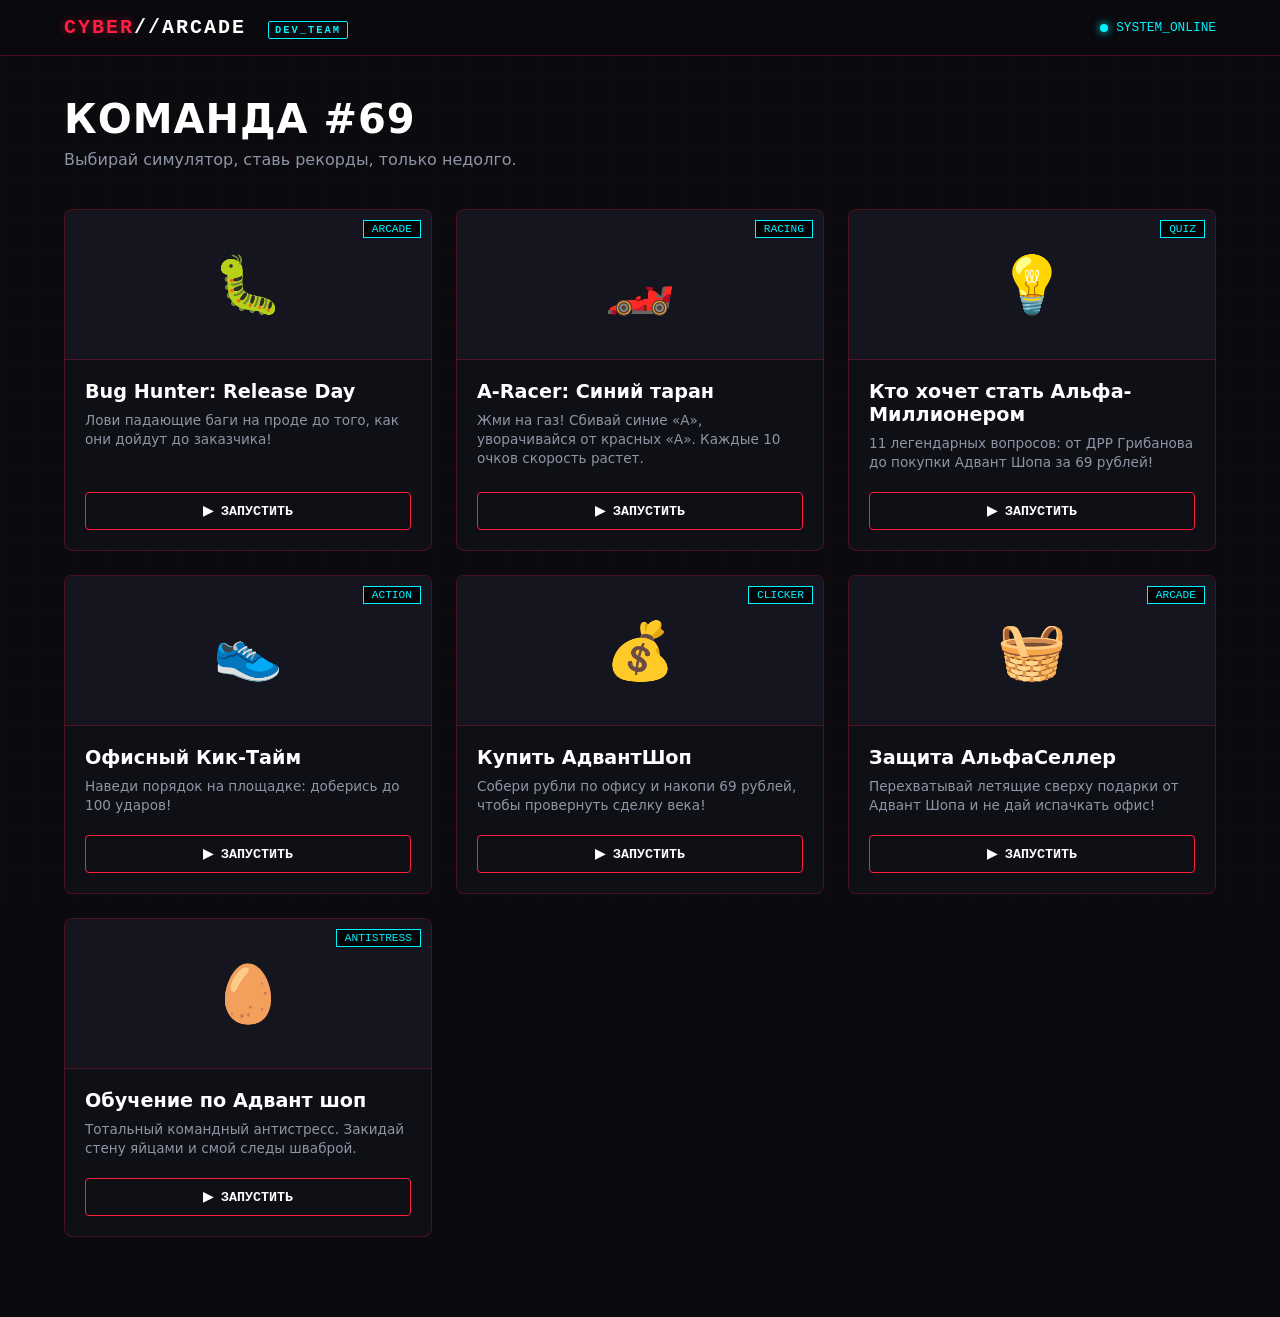
<file: index.html>
<!DOCTYPE html>
<html lang="ru">
<head>
  <meta charset="UTF-8">
  <meta name="viewport" content="width=device-width, initial-scale=1.0">
  <title>CYBER_ARCADE // Team Arcade Hub</title>
  <link rel="stylesheet" href="hub/hub.css">
</head>
<body>
  <div class="cyber-bg"></div>

  <header class="header">
    <div class="header-content">
      <div class="logo">
        <span class="logo-accent">CYBER</span>//ARCADE
        <span class="badge">DEV_TEAM</span>
      </div>
      <div class="system-status">
        <span class="status-dot"></span> SYSTEM_ONLINE
      </div>
    </div>
  </header>

  <main class="container">
    <section class="hero">
      <h1 class="hero-title">Команда #69</h1>
      <p class="hero-desc">Выбирай симулятор, ставь рекорды, только недолго.</p>
    </section>

    <section class="games-grid" id="gamesGrid"></section>
  </main>

  <div class="game-modal" id="gameModal" aria-hidden="true">
    <div class="modal-backdrop" id="modalBackdrop"></div>
    <div class="modal-window">
      <div class="modal-header">
        <div class="modal-title-wrap">
          <span class="modal-tag">ACTIVE_PROCESS</span>
          <h2 class="modal-game-title" id="modalTitle">Загрузка...</h2>
        </div>
        <button class="btn-close" id="btnCloseGame">✕ ВЫХОД [ESC]</button>
      </div>

      <div class="game-viewport" id="gameViewport"></div>

      <div class="modal-footer">
        <span id="gameControlsTip">Управление</span>
      </div>
    </div>
  </div>

  <script src="hub/hub.js"></script>
</body>
</html>
</file>
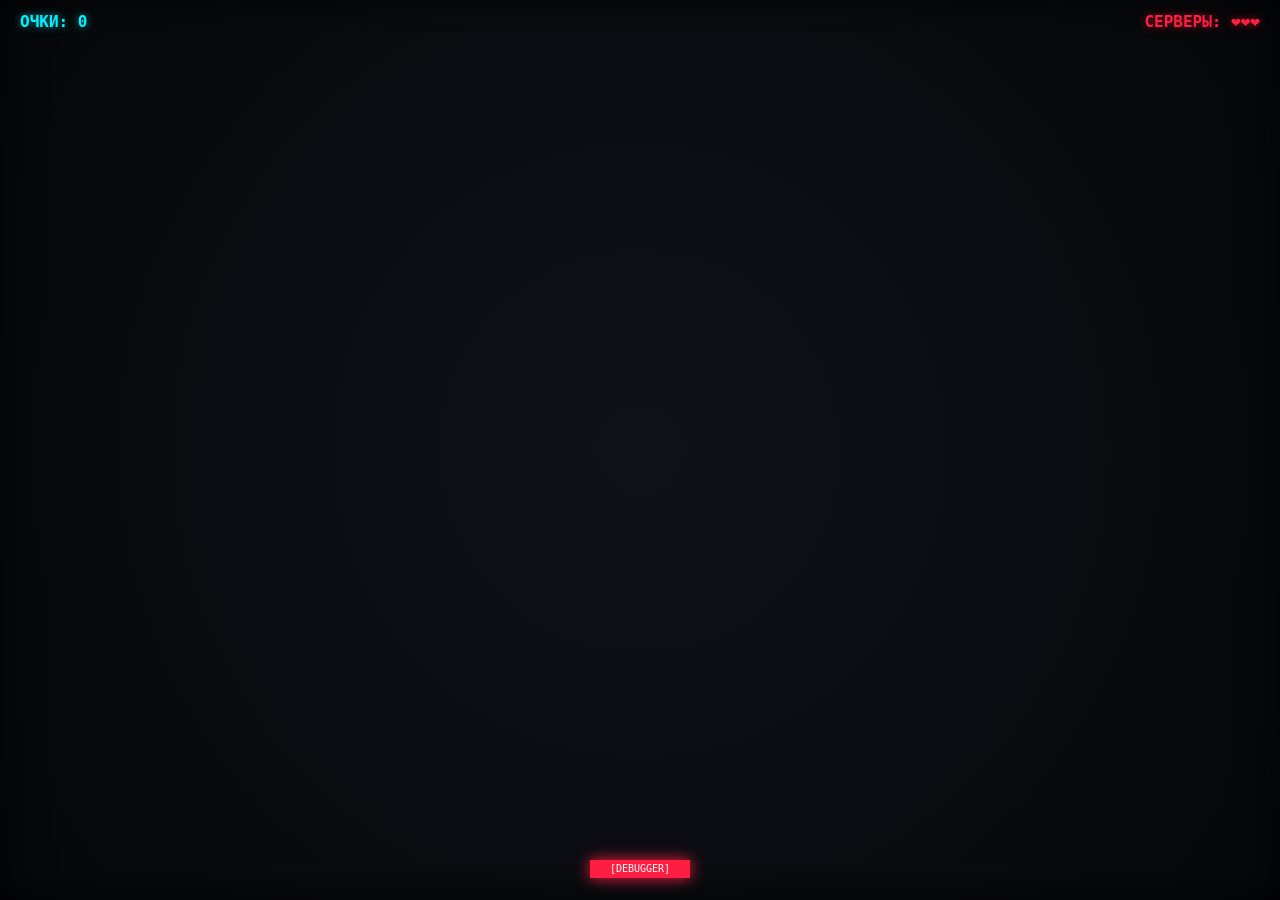
<file: games/bug-hunter/index.html>
<!DOCTYPE html>
<html lang="ru">
<head>
  <meta charset="UTF-8">
  <meta name="viewport" content="width=device-width, initial-scale=1.0, user-scalable=no">
  <title>Bug Hunter</title>
  <style>
    * {
      box-sizing: border-box;
      margin: 0;
      padding: 0;
      user-select: none;
    }
    body {
      background: #060709;
      color: #ffffff;
      font-family: 'Consolas', monospace;
      overflow: hidden;
      display: flex;
      flex-direction: column;
      align-items: center;
      justify-content: center;
      height: 100vh;
      width: 100vw;
    }
    /* Игровой оверлей со счетом */
    .hud {
      position: absolute;
      top: 12px;
      left: 20px;
      right: 20px;
      display: flex;
      justify-content: space-between;
      font-size: 1rem;
      font-weight: bold;
      pointer-events: none;
      z-index: 10;
    }
    .score-box { color: #00f3ff; text-shadow: 0 0 8px rgba(0, 243, 255, 0.6); }
    .lives-box { color: #ff1e42; text-shadow: 0 0 8px rgba(255, 30, 66, 0.6); }
    
    canvas {
      background: radial-gradient(circle at center, #10121a 0%, #060709 100%);
      display: block;
      box-shadow: inset 0 0 40px rgba(0, 0, 0, 0.8);
    }

    /* Оверлеи Game Over / Start */
    .overlay {
      position: absolute;
      inset: 0;
      background: rgba(6, 7, 9, 0.88);
      display: flex;
      flex-direction: column;
      align-items: center;
      justify-content: center;
      gap: 16px;
      z-index: 20;
    }
    .overlay h2 {
      font-size: 2rem;
      color: #ff1e42;
      text-shadow: 0 0 15px rgba(255, 30, 66, 0.8);
      text-transform: uppercase;
    }
    .overlay p { color: #8e95a5; font-size: 0.9rem; text-align: center; max-width: 80%; }
    .btn-action {
      background: transparent;
      color: #ffffff;
      border: 1px solid #ff1e42;
      padding: 10px 24px;
      font-size: 1rem;
      font-family: inherit;
      font-weight: bold;
      cursor: pointer;
      border-radius: 4px;
      box-shadow: 0 0 12px rgba(255, 30, 66, 0.4);
      transition: all 0.2s;
    }
    .btn-action:hover {
      background: #ff1e42;
      box-shadow: 0 0 20px rgba(255, 30, 66, 0.8);
    }
  </style>
</head>
<body>
  <div class="hud">
    <div class="score-box">ОЧКИ: <span id="valScore">0</span></div>
    <div class="lives-box">СЕРВЕРЫ: <span id="valLives">❤❤❤</span></div>
  </div>

  <canvas id="gameCanvas"></canvas>

  <!-- Экран конца игры -->
  <div class="overlay" id="screenGameOver" style="display: none;">
    <h2>PROD УПАЛ!</h2>
    <p>Баги просочились на боевой сервер. Релиз сорван.</p>
    <p style="color: #00f3ff;">Финальный счет: <span id="valFinalScore">0</span></p>
    <button class="btn-action" id="btnRestart">ОТКАТИТЬ РЕЛИЗ [ЗАНОВО]</button>
  </div>

  <script>
    const canvas = document.getElementById('gameCanvas');
    const ctx = canvas.getContext('2d');
    const valScore = document.getElementById('valScore');
    const valLives = document.getElementById('valLives');
    const screenGameOver = document.getElementById('screenGameOver');
    const valFinalScore = document.getElementById('valFinalScore');
    const btnRestart = document.getElementById('btnRestart');

    // Настройка разрешения Canvas
    function resize() {
      canvas.width = window.innerWidth;
      canvas.height = window.innerHeight;
    }
    window.addEventListener('resize', resize);
    resize();

    // Состояние игры
    let score = 0;
    let lives = 3;
    let isRunning = true;
    let animationId = null;

    // Игрок (Корзина/Терминал фикса)
    const player = {
      width: 100,
      height: 18,
      x: canvas.width / 2 - 50,
      y: canvas.height - 40,
      speed: 8,
      dx: 0
    };

    // Баги
    const bugs = [];
    const bugTypes = [
      { char: '🐛', score: 10, speedMul: 1 },
      { char: '🐞', score: 20, speedMul: 1.4 },
      { char: '☕', score: 30, speedMul: 1.2, isBonus: true }
    ];

    let spawnTimer = 0;

    // Управление
    const keys = {};
    window.addEventListener('keydown', e => keys[e.code] = true);
    window.addEventListener('keyup', e => keys[e.code] = false);

    // Управление мышью и тачем
    window.addEventListener('pointermove', e => {
      player.x = e.clientX - player.width / 2;
    });

    function spawnBug() {
      const type = bugTypes[Math.floor(Math.random() * bugTypes.length)];
      bugs.push({
        x: Math.random() * (canvas.width - 40) + 20,
        y: -30,
        speed: (2.5 + Math.random() * 2 + (score / 150)) * type.speedMul,
        type: type,
        size: 26
      });
    }

    function update() {
      if (!isRunning) return;

      // Движение клавиатурой
      if (keys['KeyA'] || keys['ArrowLeft']) player.x -= player.speed;
      if (keys['KeyD'] || keys['ArrowRight']) player.x += player.speed;

      // Ограничение границами экрана
      if (player.x < 0) player.x = 0;
      if (player.x + player.width > canvas.width) player.x = canvas.width - player.width;
      player.y = canvas.height - 40;

      // Спавн багов
      spawnTimer++;
      if (spawnTimer > Math.max(25, 60 - Math.floor(score / 40))) {
        spawnBug();
        spawnTimer = 0;
      }

      // Обновление позиций багов
      for (let i = bugs.length - 1; i >= 0; i--) {
        const b = bugs[i];
        b.y += b.speed;

        // Коллизия с игроком (поимка бага)
        if (
          b.y + b.size >= player.y &&
          b.y <= player.y + player.height &&
          b.x + b.size >= player.x &&
          b.x <= player.x + player.width
        ) {
          score += b.type.score;
          valScore.textContent = score;
          bugs.splice(i, 1);
          continue;
        }

        // Баг упал в прод (мимо игрока)
        if (b.y > canvas.height) {
          if (!b.type.isBonus) {
            lives--;
            valLives.textContent = '❤'.repeat(Math.max(0, lives));
            if (lives <= 0) {
              gameOver();
              return;
            }
          }
          bugs.splice(i, 1);
        }
      }
    }

    function draw() {
      ctx.clearRect(0, 0, canvas.width, canvas.height);

      // Отрисовка платформы игрока
      ctx.fillStyle = '#ff1e42';
      ctx.shadowColor = '#ff1e42';
      ctx.shadowBlur = 15;
      ctx.fillRect(player.x, player.y, player.width, player.height);

      // Текст внутри платформы
      ctx.shadowBlur = 0;
      ctx.fillStyle = '#ffffff';
      ctx.font = '10px monospace';
      ctx.textAlign = 'center';
      ctx.fillText('[DEBUGGER]', player.x + player.width / 2, player.y + 12);

      // Отрисовка багов
      ctx.font = '24px sans-serif';
      bugs.forEach(b => {
        ctx.fillText(b.type.char, b.x, b.y);
      });
    }

    function loop() {
      update();
      draw();
      if (isRunning) {
        animationId = requestAnimationFrame(loop);
      }
    }

    function gameOver() {
      isRunning = false;
      cancelAnimationFrame(animationId);
      valFinalScore.textContent = score;
      screenGameOver.style.display = 'flex';
    }

    function restart() {
      score = 0;
      lives = 3;
      bugs.length = 0;
      valScore.textContent = '0';
      valLives.textContent = '❤❤❤';
      screenGameOver.style.display = 'none';
      isRunning = true;
      loop();
    }

    btnRestart.addEventListener('click', restart);

    // Запуск цикла
    loop();
  </script>
</body>
</html>
</file>
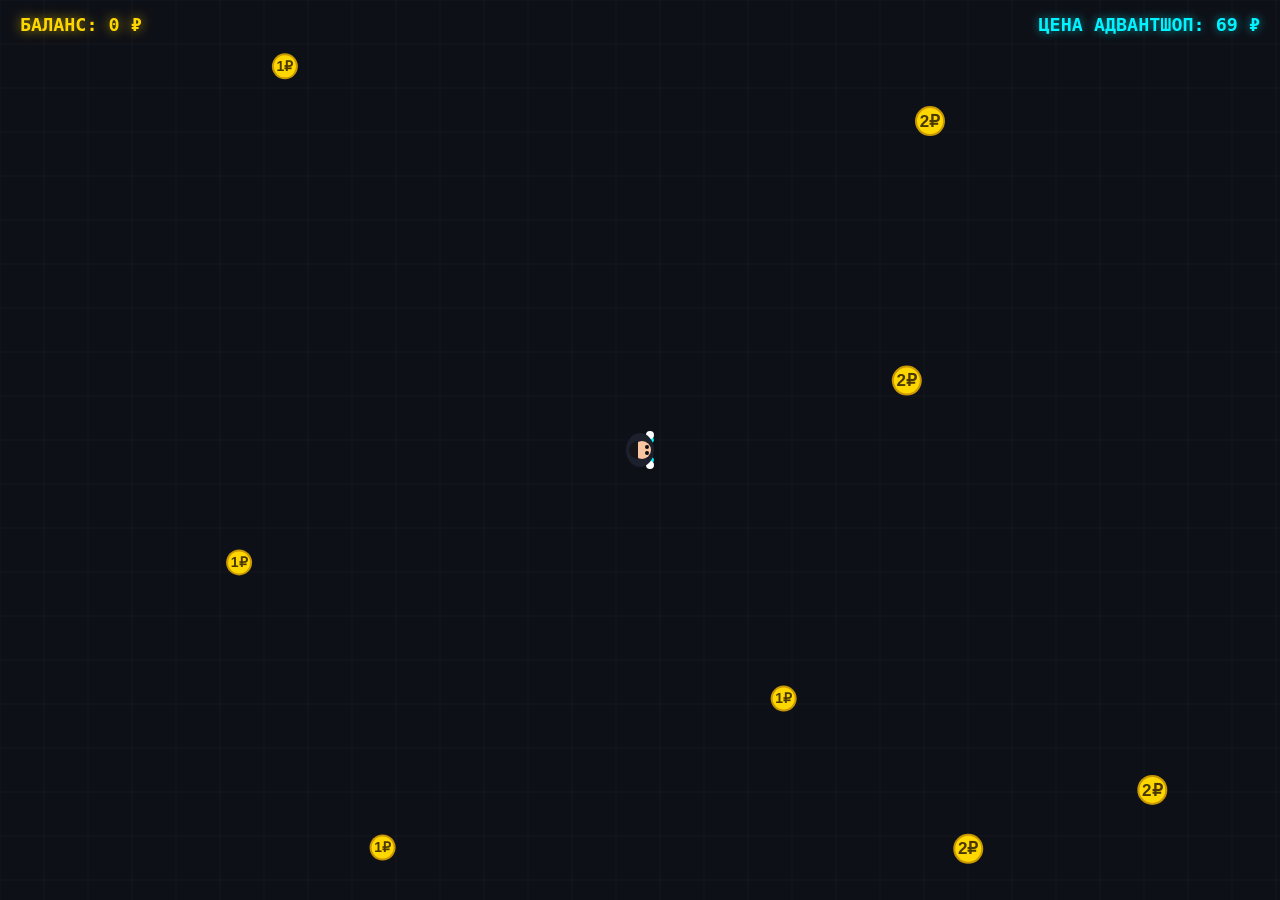
<file: games/buy-advant/index.html>
<!DOCTYPE html>
<html lang="ru">
<head>
  <meta charset="UTF-8">
  <meta name="viewport" content="width=device-width, initial-scale=1.0, user-scalable=no">
  <title>Купить АдвантШоп</title>
  <style>
    * {
      box-sizing: border-box;
      margin: 0;
      padding: 0;
      user-select: none;
    }
    body {
      background: #08090d;
      color: #ffffff;
      font-family: 'Consolas', monospace;
      overflow: hidden;
      display: flex;
      align-items: center;
      justify-content: center;
      height: 100vh;
      width: 100vw;
    }
    .hud {
      position: absolute;
      top: 14px;
      left: 20px;
      right: 20px;
      display: flex;
      justify-content: space-between;
      font-size: 1.15rem;
      font-weight: bold;
      pointer-events: none;
      z-index: 10;
    }
    .balance-box { 
      color: #ffd700; 
      text-shadow: 0 0 12px rgba(255, 215, 0, 0.7); 
    }
    .goal-box { 
      color: #00f3ff; 
      text-shadow: 0 0 10px rgba(0, 243, 255, 0.6); 
    }

    canvas {
      display: block;
      background: #0e1017;
      box-shadow: 0 0 30px rgba(0, 0, 0, 0.8);
    }

    .overlay {
      position: absolute;
      inset: 0;
      background: rgba(6, 7, 9, 0.92);
      display: flex;
      flex-direction: column;
      align-items: center;
      justify-content: center;
      gap: 18px;
      z-index: 20;
      text-align: center;
      padding: 20px;
    }
    .overlay h2 {
      font-size: 2rem;
      color: #ffd700;
      text-shadow: 0 0 18px rgba(255, 215, 0, 0.8);
      max-width: 600px;
      line-height: 1.3;
    }
    .overlay p {
      color: #8e95a5;
      font-size: 1rem;
    }
    .btn-action {
      background: transparent;
      color: #ffd700;
      border: 1px solid #ffd700;
      padding: 12px 28px;
      font-size: 1rem;
      font-family: inherit;
      font-weight: bold;
      cursor: pointer;
      border-radius: 4px;
      box-shadow: 0 0 14px rgba(255, 215, 0, 0.4);
      transition: all 0.2s;
    }
    .btn-action:hover {
      background: #ffd700;
      color: #050608;
    }
  </style>
</head>
<body>
  <div class="hud">
    <div class="balance-box">БАЛАНС: <span id="valBalance">0</span> ₽</div>
    <div class="goal-box">ЦЕНА АДВАНТШОП: 69 ₽</div>
  </div>

  <canvas id="gameCanvas"></canvas>

  <div class="overlay" id="screenWin" style="display: none;">
    <h2>Поздравляем!<br>Теперь вы можете купить АдвантШоп</h2>
    <p>Сделка года успешно закрыта за 69 рублей.</p>
    <button class="btn-action" id="btnRestart">КУПИТЬ ЕЩЁ РАЗ</button>
  </div>

  <script>
    const canvas = document.getElementById('gameCanvas');
    const ctx = canvas.getContext('2d');
    const valBalance = document.getElementById('valBalance');
    const screenWin = document.getElementById('screenWin');
    const btnRestart = document.getElementById('btnRestart');

    function resize() {
      canvas.width = window.innerWidth;
      canvas.height = window.innerHeight;
    }
    window.addEventListener('resize', resize);
    resize();

    let balance = 0;
    let isRunning = true;
    const TARGET_SUM = 69;
    const MAX_COINS = 8;

    // Персонаж
    const player = {
      x: canvas.width / 2,
      y: canvas.height / 2,
      radius: 18,
      speed: 5.2,
      angle: 0,
      walkFrame: 0,
      isMoving: false
    };

    const coins = [];
    const floatingTexts = [];
    const particles = [];

    // Управление
    const keys = {};
    window.addEventListener('keydown', e => keys[e.code] = true);
    window.addEventListener('keyup', e => keys[e.code] = false);

    let pointer = { x: player.x, y: player.y, active: false };
    window.addEventListener('pointerdown', e => {
      pointer.active = true;
      pointer.x = e.clientX;
      pointer.y = e.clientY;
    });
    window.addEventListener('pointermove', e => {
      if (pointer.active) {
        pointer.x = e.clientX;
        pointer.y = e.clientY;
      }
    });
    window.addEventListener('pointerup', () => pointer.active = false);

    // Номиналы монет: 1, 2, 5 рублей
    const DENOMINATIONS = [1, 1, 1, 2, 2, 5];

    function spawnCoin() {
      const margin = 50;
      const val = DENOMINATIONS[Math.floor(Math.random() * DENOMINATIONS.length)];
      coins.push({
        x: margin + Math.random() * (canvas.width - margin * 2),
        y: margin + Math.random() * (canvas.height - margin * 2),
        value: val,
        radius: val === 5 ? 17 : (val === 2 ? 15 : 13),
        animOffset: Math.random() * Math.PI * 2
      });
    }

    while (coins.length < MAX_COINS) spawnCoin();

    function collectCoin(coin) {
      balance += coin.value;
      valBalance.textContent = balance;

      // Всплывающий текст с номиналом
      floatingTexts.push({
        text: `+${coin.value} ₽`,
        x: coin.x,
        y: coin.y,
        life: 30,
        opacity: 1
      });

      // Золотистые блестки
      for (let i = 0; i < 8; i++) {
        const angle = Math.random() * Math.PI * 2;
        const spd = 1.5 + Math.random() * 2.5;
        particles.push({
          x: coin.x,
          y: coin.y,
          vx: Math.cos(angle) * spd,
          vy: Math.sin(angle) * spd,
          size: 2 + Math.random() * 2.5,
          life: 18,
          color: '#ffd700'
        });
      }

      if (balance >= TARGET_SUM) {
        winGame();
      }
    }

    function update() {
      if (!isRunning) return;

      let dx = 0;
      let dy = 0;

      if (keys['KeyA'] || keys['ArrowLeft']) dx -= 1;
      if (keys['KeyD'] || keys['ArrowRight']) dx += 1;
      if (keys['KeyW'] || keys['ArrowUp']) dy -= 1;
      if (keys['KeyS'] || keys['ArrowDown']) dy += 1;

      if (pointer.active) {
        const pdx = pointer.x - player.x;
        const pdy = pointer.y - player.y;
        const dist = Math.hypot(pdx, pdy);
        if (dist > 12) {
          dx = pdx / dist;
          dy = pdy / dist;
        }
      }

      if (dx !== 0 || dy !== 0) {
        const len = Math.hypot(dx, dy);
        player.x += (dx / len) * player.speed;
        player.y += (dy / len) * player.speed;
        player.angle = Math.atan2(dy, dx);
        player.walkFrame += 0.22;
        player.isMoving = true;
      } else {
        player.isMoving = false;
      }

      player.x = Math.max(player.radius, Math.min(canvas.width - player.radius, player.x));
      player.y = Math.max(player.radius, Math.min(canvas.height - player.radius, player.y));

      // Проверка подбора монет
      for (let i = coins.length - 1; i >= 0; i--) {
        const c = coins[i];
        const dist = Math.hypot(c.x - player.x, c.y - player.y);
        if (dist < player.radius + c.radius) {
          collectCoin(c);
          coins.splice(i, 1);
          spawnCoin();
        }
      }

      // Всплывающий текст
      for (let i = floatingTexts.length - 1; i >= 0; i--) {
        const ft = floatingTexts[i];
        ft.y -= 1.2;
        ft.life--;
        ft.opacity = ft.life / 30;
        if (ft.life <= 0) floatingTexts.splice(i, 1);
      }

      // Частицы
      for (let i = particles.length - 1; i >= 0; i--) {
        const p = particles[i];
        p.x += p.vx;
        p.y += p.vy;
        p.life--;
        if (p.life <= 0) particles.splice(i, 1);
      }
    }

    // Отрисовка монеты
    function drawCoin(c) {
      ctx.save();
      ctx.translate(c.x, c.y);

      // Внешний золотой ободок
      ctx.fillStyle = '#c99700';
      ctx.beginPath();
      ctx.arc(0, 0, c.radius, 0, Math.PI * 2);
      ctx.fill();

      // Внутренний золотой круг
      ctx.fillStyle = '#ffd700';
      ctx.beginPath();
      ctx.arc(0, 0, c.radius - 2, 0, Math.PI * 2);
      ctx.fill();

      // Текст номинала и символ ₽
      ctx.fillStyle = '#4a3800';
      ctx.font = `bold ${Math.round(c.radius * 1.1)}px sans-serif`;
      ctx.textAlign = 'center';
      ctx.textBaseline = 'middle';
      ctx.fillText(`${c.value}₽`, 0, 1);

      ctx.restore();
    }

    // Отрисовка персонажа
    function drawPlayer() {
      ctx.save();
      ctx.translate(player.x, player.y);
      ctx.rotate(player.angle);

      const walk = player.isMoving ? Math.sin(player.walkFrame) * 6 : 0;

      // Ноги
      ctx.fillStyle = '#00f3ff';
      ctx.beginPath();
      ctx.ellipse(8, 10 + walk, 6, 4, 0, 0, Math.PI * 2);
      ctx.fill();
      ctx.beginPath();
      ctx.ellipse(8, -10 - walk, 6, 4, 0, 0, Math.PI * 2);
      ctx.fill();

      // Руки
      ctx.fillStyle = '#ffffff';
      ctx.beginPath();
      ctx.arc(10, 15 - walk, 4, 0, Math.PI * 2);
      ctx.arc(10, -15 + walk, 4, 0, Math.PI * 2);
      ctx.fill();

      // Тело
      ctx.fillStyle = '#1c202d';
      ctx.beginPath();
      ctx.ellipse(0, 0, 14, 17, 0, 0, Math.PI * 2);
      ctx.fill();

      // Белая рубашка
      ctx.fillStyle = '#ffffff';
      ctx.fillRect(-6, -4, 8, 8);

      // Голова
      ctx.fillStyle = '#f7c59f';
      ctx.beginPath();
      ctx.arc(2, 0, 9, 0, Math.PI * 2);
      ctx.fill();

      // Волосы
      ctx.fillStyle = '#141419';
      ctx.beginPath();
      ctx.arc(-2, 0, 9, Math.PI * 0.5, Math.PI * 1.5);
      ctx.fill();

      // Глаза
      ctx.fillStyle = '#0a0b10';
      ctx.beginPath();
      ctx.arc(7, -3, 2, 0, Math.PI * 2);
      ctx.arc(7, 3, 2, 0, Math.PI * 2);
      ctx.fill();

      ctx.restore();
    }

    function draw() {
      ctx.clearRect(0, 0, canvas.width, canvas.height);

      // Плиточный пол офиса
      ctx.strokeStyle = 'rgba(255, 255, 255, 0.035)';
      ctx.lineWidth = 1;
      const gSize = 44;
      for (let x = 0; x < canvas.width; x += gSize) {
        ctx.beginPath();
        ctx.moveTo(x, 0);
        ctx.lineTo(x, canvas.height);
        ctx.stroke();
      }
      for (let y = 0; y < canvas.height; y += gSize) {
        ctx.beginPath();
        ctx.moveTo(0, y);
        ctx.lineTo(canvas.width, y);
        ctx.stroke();
      }

      // Монеты
      coins.forEach(c => drawCoin(c));

      // Частицы
      particles.forEach(p => {
        ctx.fillStyle = p.color;
        ctx.beginPath();
        ctx.arc(p.x, p.y, p.size, 0, Math.PI * 2);
        ctx.fill();
      });

      // Игрок
      drawPlayer();

      // Всплывающие суммы
      floatingTexts.forEach(ft => {
        ctx.font = 'bold 15px sans-serif';
        ctx.fillStyle = `rgba(255, 215, 0, ${ft.opacity})`;
        ctx.textAlign = 'center';
        ctx.fillText(ft.text, ft.x, ft.y);
      });
    }

    function loop() {
      update();
      draw();
      if (isRunning) requestAnimationFrame(loop);
    }

    function winGame() {
      isRunning = false;
      screenWin.style.display = 'flex';
    }

    function restart() {
      balance = 0;
      coins.length = 0;
      particles.length = 0;
      floatingTexts.length = 0;
      while (coins.length < MAX_COINS) spawnCoin();
      valBalance.textContent = '0';
      screenWin.style.display = 'none';
      isRunning = true;
      loop();
    }

    btnRestart.addEventListener('click', restart);
    loop();
  </script>
</body>
</html>
</file>
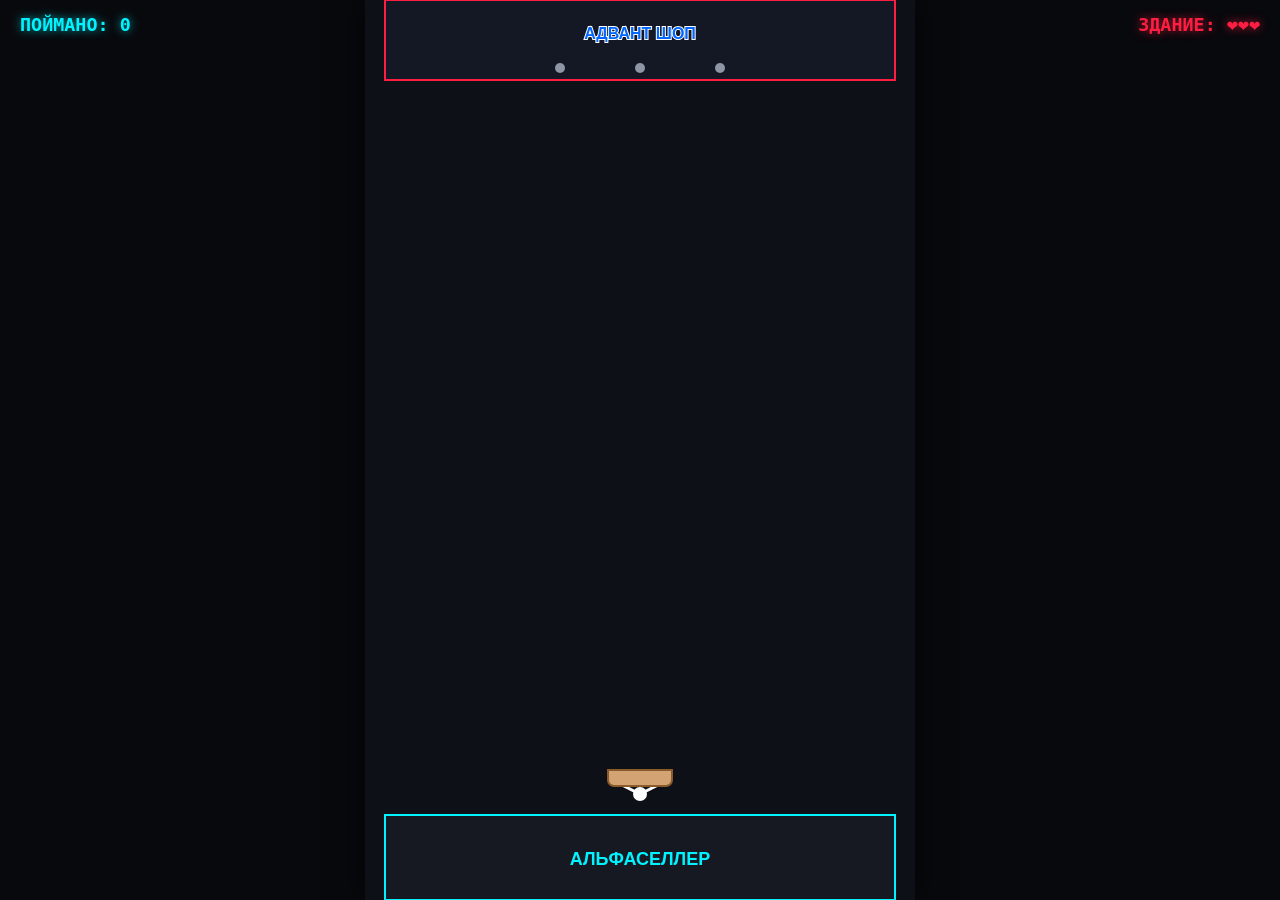
<file: games/catch-drop/index.html>
<!DOCTYPE html>
<html lang="ru">
<head>
  <meta charset="UTF-8">
  <meta name="viewport" content="width=device-width, initial-scale=1.0, user-scalable=no">
  <title>Защита АльфаСеллер</title>
  <style>
    * {
      box-sizing: border-box;
      margin: 0;
      padding: 0;
      user-select: none;
    }
    body {
      background: #08090d;
      color: #ffffff;
      font-family: 'Consolas', monospace;
      overflow: hidden;
      display: flex;
      align-items: center;
      justify-content: center;
      height: 100vh;
      width: 100vw;
    }
    .hud {
      position: absolute;
      top: 14px;
      left: 20px;
      right: 20px;
      display: flex;
      justify-content: space-between;
      font-size: 1.15rem;
      font-weight: bold;
      pointer-events: none;
      z-index: 10;
    }
    .score-box { color: #00f3ff; text-shadow: 0 0 10px rgba(0, 243, 255, 0.7); }
    .lives-box { color: #ff1e42; text-shadow: 0 0 10px rgba(255, 30, 66, 0.7); }

    canvas {
      display: block;
      background: #0e1017;
      box-shadow: 0 0 30px rgba(0, 0, 0, 0.8);
    }

    .overlay {
      position: absolute;
      inset: 0;
      background: rgba(6, 7, 9, 0.92);
      display: flex;
      flex-direction: column;
      align-items: center;
      justify-content: center;
      gap: 16px;
      z-index: 20;
      text-align: center;
    }
    .overlay h2 {
      font-size: 2.2rem;
      color: #ff1e42;
      text-shadow: 0 0 15px rgba(255, 30, 66, 0.8);
    }
    .overlay p { color: #8e95a5; font-size: 1rem; }
    .btn-action {
      background: transparent;
      color: #00f3ff;
      border: 1px solid #00f3ff;
      padding: 10px 24px;
      font-size: 1rem;
      font-family: inherit;
      font-weight: bold;
      cursor: pointer;
      border-radius: 4px;
      box-shadow: 0 0 12px rgba(0, 243, 255, 0.4);
      transition: all 0.2s;
    }
    .btn-action:hover {
      background: #00f3ff;
      color: #050608;
    }
  </style>
</head>
<body>
  <div class="hud">
    <div class="score-box">ПОЙМАНО: <span id="valScore">0</span></div>
    <div class="lives-box">ЗДАНИЕ: <span id="valLives">❤❤❤</span></div>
  </div>

  <canvas id="gameCanvas"></canvas>

  <div class="overlay" id="screenGameOver" style="display: none;">
    <h2>ЗДАНИЕ ЗАГРЯЗНЕНО!</h2>
    <p>АльфаСеллер не выдержал массированной атаки.</p>
    <p style="color: #00f3ff;">Всего перехвачено: <span id="valFinalScore">0</span></p>
    <button class="btn-action" id="btnRestart">ОТБИТЬ АТАКУ СНОВА</button>
  </div>

  <script>
    const canvas = document.getElementById('gameCanvas');
    const ctx = canvas.getContext('2d');
    const valScore = document.getElementById('valScore');
    const valLives = document.getElementById('valLives');
    const screenGameOver = document.getElementById('screenGameOver');
    const valFinalScore = document.getElementById('valFinalScore');
    const btnRestart = document.getElementById('btnRestart');

    function resize() {
      canvas.width = Math.min(window.innerWidth, 550);
      canvas.height = window.innerHeight;
    }
    window.addEventListener('resize', resize);
    resize();

    let score = 0;
    let lives = 3;
    let isRunning = true;
    let spawnTimer = 0;

    // Игрок с корзиной
    const player = {
      w: 64,
      h: 40,
      x: canvas.width / 2 - 32,
      y: canvas.height - 130,
      speed: 7
    };

    const drops = [];
    const splats = [];

    // Управление
    const keys = {};
    window.addEventListener('keydown', e => keys[e.code] = true);
    window.addEventListener('keyup', e => keys[e.code] = false);

    let isPointerDown = false;
    window.addEventListener('pointerdown', e => {
      isPointerDown = true;
      movePlayer(e);
    });
    window.addEventListener('pointermove', e => {
      if (isPointerDown) movePlayer(e);
    });
    window.addEventListener('pointerup', () => isPointerDown = false);

    function movePlayer(e) {
      const rect = canvas.getBoundingClientRect();
      const targetX = e.clientX - rect.left - player.w / 2;
      player.x += (targetX - player.x) * 0.25;
    }

    function spawnDrop() {
      drops.push({
        x: 40 + Math.random() * (canvas.width - 80),
        y: 85,
        speed: 2.8 + Math.random() * 2 + Math.min(score * 0.08, 4),
        size: 26
      });
    }

    function update() {
      if (!isRunning) return;

      if (keys['KeyA'] || keys['ArrowLeft']) player.x -= player.speed;
      if (keys['KeyD'] || keys['ArrowRight']) player.x += player.speed;

      player.x = Math.max(10, Math.min(canvas.width - player.w - 10, player.x));

      // Таймер сброса
      spawnTimer++;
      const currentRate = Math.max(30, 75 - Math.floor(score * 0.8));
      if (spawnTimer > currentRate) {
        spawnDrop();
        spawnTimer = 0;
      }

      const buildingRoofY = canvas.height - 85;

      for (let i = drops.length - 1; i >= 0; i--) {
        const d = drops[i];
        d.y += d.speed;

        // Попадание в корзину игрока
        if (
          d.x + d.size / 2 > player.x &&
          d.x - d.size / 2 < player.x + player.w &&
          d.y + d.size / 2 > player.y &&
          d.y - d.size / 2 < player.y + player.h
        ) {
          score++;
          valScore.textContent = score;
          drops.splice(i, 1);
          continue;
        }

        // Удар по зданию внизу
        if (d.y >= buildingRoofY) {
          lives--;
          valLives.textContent = '❤'.repeat(Math.max(0, lives));

          splats.push({
            x: d.x,
            y: buildingRoofY,
            r: 12 + Math.random() * 6
          });

          drops.splice(i, 1);

          if (lives <= 0) {
            gameOver();
            return;
          }
        }
      }
    }

    function draw() {
      ctx.clearRect(0, 0, canvas.width, canvas.height);

      // 1. Верхнее здание «Адвант Шоп»
      ctx.fillStyle = '#141824';
      ctx.fillRect(20, 0, canvas.width - 40, 80);
      ctx.strokeStyle = '#ff1e42';
      ctx.lineWidth = 2;
      ctx.strokeRect(20, 0, canvas.width - 40, 80);

      // Вывеска сверху
      ctx.font = 'bold 16px sans-serif';
      ctx.textAlign = 'center';
      ctx.fillStyle = '#0066ff';
      ctx.strokeStyle = '#ffffff';
      ctx.lineWidth = 2;
      ctx.strokeText('АДВАНТ ШОП', canvas.width / 2, 35);
      ctx.fillText('АДВАНТ ШОП', canvas.width / 2, 35);

      // Человечки-метатели на крыше
      ctx.fillStyle = '#8e95a5';
      [-80, 0, 80].forEach(offset => {
        const cx = canvas.width / 2 + offset;
        ctx.beginPath();
        ctx.arc(cx, 68, 5, 0, Math.PI * 2);
        ctx.fill();
      });

      // 2. Нижнее здание «АльфаСеллер»
      const bY = canvas.height - 85;
      ctx.fillStyle = '#161922';
      ctx.fillRect(20, bY, canvas.width - 40, 85);
      ctx.strokeStyle = '#00f3ff';
      ctx.lineWidth = 2;
      ctx.strokeRect(20, bY, canvas.width - 40, 85);

      // Вывеска снизу
      ctx.font = 'bold 18px sans-serif';
      ctx.textAlign = 'center';
      ctx.fillStyle = '#00f3ff';
      ctx.fillText('АЛЬФАСЕЛЛЕР', canvas.width / 2, bY + 45);

      // Пятна на крыше от пропущенных ударов
      splats.forEach(s => {
        ctx.fillStyle = '#6b4423';
        ctx.beginPath();
        ctx.ellipse(s.x, s.y, s.r, s.r * 0.45, 0, 0, Math.PI * 2);
        ctx.fill();
      });

      // 3. Падающие эмодзи
      ctx.font = '24px sans-serif';
      ctx.textAlign = 'center';
      ctx.textBaseline = 'middle';
      drops.forEach(d => {
        ctx.fillText('💩', d.x, d.y);
      });

      // 4. Игрок с корзиной
      // Фигурка человека
      ctx.fillStyle = '#ffffff';
      ctx.beginPath();
      ctx.arc(player.x + player.w / 2, player.y + 24, 7, 0, Math.PI * 2);
      ctx.fill();

      // Руки, держащие корзину
      ctx.strokeStyle = '#ffffff';
      ctx.lineWidth = 3;
      ctx.beginPath();
      ctx.moveTo(player.x + 8, player.y + 12);
      ctx.lineTo(player.x + player.w / 2, player.y + 24);
      ctx.lineTo(player.x + player.w - 8, player.y + 12);
      ctx.stroke();

      // Корзина
      ctx.fillStyle = '#d4a373';
      ctx.beginPath();
      ctx.roundRect(player.x, player.y, player.w, 16, [0, 0, 6, 6]);
      ctx.fill();
      ctx.strokeStyle = '#8b5a2b';
      ctx.lineWidth = 2;
      ctx.stroke();
    }

    function loop() {
      update();
      draw();
      if (isRunning) requestAnimationFrame(loop);
    }

    function gameOver() {
      isRunning = false;
      valFinalScore.textContent = score;
      screenGameOver.style.display = 'flex';
    }

    function restart() {
      score = 0;
      lives = 3;
      drops.length = 0;
      splats.length = 0;
      player.x = canvas.width / 2 - player.w / 2;
      valScore.textContent = '0';
      valLives.textContent = '❤❤❤';
      screenGameOver.style.display = 'none';
      isRunning = true;
      loop();
    }

    btnRestart.addEventListener('click', restart);
    loop();
  </script>
</body>
</html>
</file>
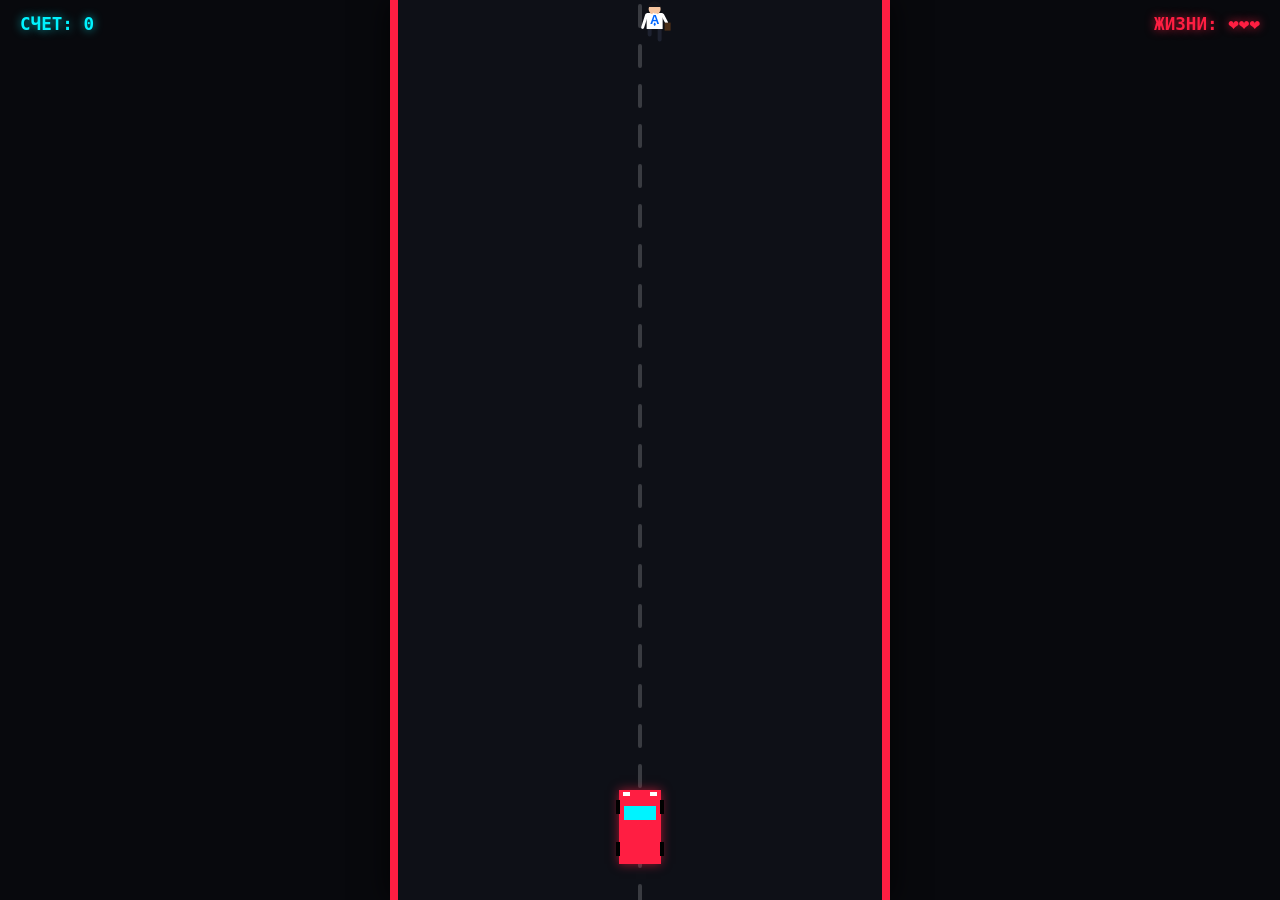
<file: games/coffee-rush/index.html>
<!DOCTYPE html>
<html lang="ru">
<head>
  <meta charset="UTF-8">
  <meta name="viewport" content="width=device-width, initial-scale=1.0, user-scalable=no">
  <title>Cyber Racer: Splat Edition</title>
  <style>
    * {
      box-sizing: border-box;
      margin: 0;
      padding: 0;
      user-select: none;
    }
    body {
      background: #08090d;
      color: #ffffff;
      font-family: 'Consolas', monospace;
      overflow: hidden;
      display: flex;
      align-items: center;
      justify-content: center;
      height: 100vh;
      width: 100vw;
    }
    .hud {
      position: absolute;
      top: 14px;
      left: 20px;
      right: 20px;
      display: flex;
      justify-content: space-between;
      font-size: 1.1rem;
      font-weight: bold;
      pointer-events: none;
      z-index: 10;
    }
    .score-box { color: #00f3ff; text-shadow: 0 0 10px rgba(0, 243, 255, 0.7); }
    .lives-box { color: #ff1e42; text-shadow: 0 0 10px rgba(255, 30, 66, 0.7); }

    canvas {
      display: block;
      background: #11131a;
      box-shadow: 0 0 30px rgba(0, 0, 0, 0.8);
    }

    .overlay {
      position: absolute;
      inset: 0;
      background: rgba(6, 7, 9, 0.88);
      display: flex;
      flex-direction: column;
      align-items: center;
      justify-content: center;
      gap: 16px;
      z-index: 20;
    }
    .overlay h2 {
      font-size: 2.2rem;
      color: #ff1e42;
      text-shadow: 0 0 15px rgba(255, 30, 66, 0.8);
    }
    .overlay p { color: #8e95a5; font-size: 0.95rem; }
    .btn-action {
      background: transparent;
      color: #ffffff;
      border: 1px solid #ff1e42;
      padding: 10px 24px;
      font-size: 1rem;
      font-family: inherit;
      font-weight: bold;
      cursor: pointer;
      border-radius: 4px;
      box-shadow: 0 0 12px rgba(255, 30, 66, 0.4);
      transition: all 0.2s;
    }
    .btn-action:hover {
      background: #ff1e42;
      box-shadow: 0 0 20px rgba(255, 30, 66, 0.8);
    }
  </style>
</head>
<body>
  <div class="hud">
    <div class="score-box">СЧЕТ: <span id="valScore">0</span></div>
    <div class="lives-box">ЖИЗНИ: <span id="valLives">❤❤❤</span></div>
  </div>

  <canvas id="gameCanvas"></canvas>

  <div class="overlay" id="screenGameOver" style="display: none;">
    <h2>ФАТАЛЬНЫЙ СБОЙ!</h2>
    <p>Сбит важный тимлид с красным доступом. Проект закрыт.</p>
    <p style="color: #00f3ff;">Ликвидировано синих: <span id="valFinalScore">0</span></p>
    <button class="btn-action" id="btnRestart">ВЫЕХАТЬ СНОВА</button>
  </div>

  <script>
    const canvas = document.getElementById('gameCanvas');
    const ctx = canvas.getContext('2d');
    const valScore = document.getElementById('valScore');
    const valLives = document.getElementById('valLives');
    const screenGameOver = document.getElementById('screenGameOver');
    const valFinalScore = document.getElementById('valFinalScore');
    const btnRestart = document.getElementById('btnRestart');

    function resize() {
      canvas.width = Math.min(window.innerWidth, 500);
      canvas.height = window.innerHeight;
    }
    window.addEventListener('resize', resize);
    resize();

    let score = 0;
    let lives = 3;
    let isRunning = true;
    let baseSpeed = 2.0;
    let roadOffset = 0;
    let spawnCounter = 25;

    // Машина игрока
    const car = {
      w: 42,
      h: 74,
      x: canvas.width / 2 - 21,
      y: canvas.height - 110,
      speed: 5.5
    };

    const pedestrians = [];
    const bloodSplatters = [];
    const particles = [];     // Мелкие брызги
    const goreChunks = [];    // Крупные кувыркающиеся куски

    // Клавиатура
    const keys = {};
    window.addEventListener('keydown', e => keys[e.code] = true);
    window.addEventListener('keyup', e => keys[e.code] = false);

    // Мышь / Тач
    let isPointerDown = false;
    window.addEventListener('pointerdown', e => {
      isPointerDown = true;
      moveCarToPointer(e);
    });
    window.addEventListener('pointermove', e => {
      if (isPointerDown) moveCarToPointer(e);
    });
    window.addEventListener('pointerup', () => isPointerDown = false);

    function moveCarToPointer(e) {
      const rect = canvas.getBoundingClientRect();
      const targetX = e.clientX - rect.left - car.w / 2;
      car.x += (targetX - car.x) * 0.18;
    }

    function spawnPedestrian() {
      const isTarget = Math.random() > 0.45;
      pedestrians.push({
        x: 35 + Math.random() * (canvas.width - 70 - 32),
        y: -15,
        w: 30,
        h: 40,
        isTarget: isTarget,
        animFrame: Math.random() * 10
      });
    }

    // Физика расчленения при наезде
    function crushPedestrian(p) {
      const mainColor = p.isTarget ? '#0066ff' : '#ff1e42';
      const darkColor = p.isTarget ? '#003399' : '#880015';

      // 1. Пятно на асфальте с лужицами
      bloodSplatters.push({
        x: p.x + p.w / 2,
        y: p.y + p.h / 2,
        radiusX: 20 + Math.random() * 8,
        radiusY: 28 + Math.random() * 10,
        color: mainColor,
        blobs: Array.from({length: 4}, () => ({
          ox: (Math.random() - 0.5) * 26,
          oy: (Math.random() - 0.5) * 32,
          r: 4 + Math.random() * 6
        }))
      });

      // 2. Крупные кувыркающиеся ошмётки
      const chunkCount = 7 + Math.floor(Math.random() * 4);
      for (let i = 0; i < chunkCount; i++) {
        const angle = Math.random() * Math.PI * 2;
        const spd = 3 + Math.random() * 6;
        goreChunks.push({
          x: p.x + p.w / 2,
          y: p.y + p.h / 2,
          vx: Math.cos(angle) * spd,
          vy: Math.sin(angle) * spd - 1, // лёгкий подброс вверх
          w: 8 + Math.random() * 10,
          h: 4 + Math.random() * 6,
          rot: Math.random() * Math.PI * 2,
          vRot: (Math.random() - 0.5) * 0.35, // вращение в полёте
          color: Math.random() > 0.3 ? mainColor : darkColor,
          life: 35 + Math.random() * 15,
          maxLife: 45
        });
      }

      // 3. Мелкие скоростные брызги
      for (let i = 0; i < 20; i++) {
        const angle = Math.random() * Math.PI * 2;
        const spd = 2 + Math.random() * 6;
        particles.push({
          x: p.x + p.w / 2,
          y: p.y + p.h / 2,
          vx: Math.cos(angle) * spd,
          vy: Math.sin(angle) * spd,
          size: 2 + Math.random() * 3.5,
          life: 25,
          color: mainColor
        });
      }
    }

    function update() {
      if (!isRunning) return;

      const currentSpeed = baseSpeed + Math.floor(score / 10) * 0.4;
      roadOffset = (roadOffset + currentSpeed) % 40;

      // Управление машиной
      if (keys['KeyA'] || keys['ArrowLeft']) car.x -= car.speed;
      if (keys['KeyD'] || keys['ArrowRight']) car.x += car.speed;
      if (keys['KeyW'] || keys['ArrowUp']) car.y -= car.speed * 0.7;
      if (keys['KeyS'] || keys['ArrowDown']) car.y += car.speed * 0.7;

      car.x = Math.max(16, Math.min(canvas.width - car.w - 16, car.x));
      car.y = Math.max(50, Math.min(canvas.height - car.h - 20, car.y));

      // Спавн
      spawnCounter++;
      const spawnRate = Math.max(45, 80 - Math.floor(score / 10) * 4);
      if (spawnCounter > spawnRate) {
        spawnPedestrian();
        spawnCounter = 0;
      }

      // Пятна на асфальте едут вниз со скоростью дороги
      for (let i = bloodSplatters.length - 1; i >= 0; i--) {
        const s = bloodSplatters[i];
        s.y += currentSpeed;
        if (s.y > canvas.height + 80) bloodSplatters.splice(i, 1);
      }

      // Обновление кусков и ошмётков
      for (let i = goreChunks.length - 1; i >= 0; i--) {
        const c = goreChunks[i];
        c.x += c.vx;
        c.y += c.vy + currentSpeed * 0.4;
        c.vx *= 0.94; // трение воздуха
        c.vy *= 0.94;
        c.rot += c.vRot;
        c.life--;
        if (c.life <= 0) goreChunks.splice(i, 1);
      }

      // Обновление брызг
      for (let i = particles.length - 1; i >= 0; i--) {
        const pt = particles[i];
        pt.x += pt.vx;
        pt.y += pt.vy;
        pt.life--;
        if (pt.life <= 0) particles.splice(i, 1);
      }

      // Пешеходы
      for (let i = pedestrians.length - 1; i >= 0; i--) {
        const p = pedestrians[i];
        p.y += currentSpeed;
        p.animFrame += 0.15;

        // Коллизия с машиной
        if (
          car.x < p.x + p.w &&
          car.x + car.w > p.x &&
          car.y < p.y + p.h &&
          car.y + car.h > p.y
        ) {
          crushPedestrian(p);

          if (p.isTarget) {
            score += 1;
            valScore.textContent = score;
          } else {
            lives--;
            valLives.textContent = '❤'.repeat(Math.max(0, lives));
            if (lives <= 0) {
              gameOver();
              return;
            }
          }

          pedestrians.splice(i, 1);
          continue;
        }

        if (p.y > canvas.height + 40) {
          pedestrians.splice(i, 1);
        }
      }
    }

    // Детальная отрисовка клерка
    function drawHuman(p) {
      const cx = p.x + p.w / 2;
      const cy = p.y + p.h / 2;
      const legWobble = Math.sin(p.animFrame) * 4;
      const teamColor = p.isTarget ? '#0066ff' : '#ff1e42';

      // 1. Брюки и шагающие ноги
      ctx.strokeStyle = '#1e2230';
      ctx.lineWidth = 4;
      ctx.lineCap = 'round';
      ctx.beginPath();
      ctx.moveTo(cx - 5, cy + 6);
      ctx.lineTo(cx - 5, cy + 16 + legWobble);
      ctx.moveTo(cx + 5, cy + 6);
      ctx.lineTo(cx + 5, cy + 16 - legWobble);
      ctx.stroke();

      // 2. Туловище: белая офисная рубашка
      ctx.fillStyle = '#ffffff';
      ctx.fillRect(cx - 8, cy - 8, 16, 16);

      // Галстук цвета команды
      ctx.fillStyle = teamColor;
      ctx.beginPath();
      ctx.moveTo(cx - 2, cy - 6);
      ctx.lineTo(cx + 2, cy - 6);
      ctx.lineTo(cx + 3, cy + 2);
      ctx.lineTo(cx, cy + 5);
      ctx.lineTo(cx - 3, cy + 2);
      ctx.closePath();
      ctx.fill();

      // 3. Руки и чемоданчик (портфель) в правой руке
      ctx.strokeStyle = '#ffffff'; // белые рукава
      ctx.lineWidth = 3;
      ctx.beginPath();
      // Левая рука
      ctx.moveTo(cx - 8, cy - 6);
      ctx.lineTo(cx - 12, cy + 4 - legWobble);
      // Правая рука с портфелем
      ctx.moveTo(cx + 8, cy - 6);
      ctx.lineTo(cx + 12, cy + 4 + legWobble);
      ctx.stroke();

      // Чемоданчик
      ctx.fillStyle = '#4a2e18'; // коричневая кожа
      ctx.fillRect(cx + 10, cy + 4 + legWobble, 6, 8);

      // 4. Голова и прическа
      ctx.fillStyle = '#f7c59f'; // тон кожи
      ctx.beginPath();
      ctx.arc(cx, cy - 12, 6, 0, Math.PI * 2);
      ctx.fill();

      // Тёмные волосы сверху
      ctx.fillStyle = '#141419';
      ctx.beginPath();
      ctx.arc(cx, cy - 14, 6, Math.PI, Math.PI * 2);
      ctx.fill();

      // 5. Буква «А» на спине/груди
      ctx.font = '900 13px sans-serif';
      ctx.textAlign = 'center';
      ctx.textBaseline = 'middle';
      ctx.lineWidth = 3;
      ctx.strokeStyle = '#ffffff';
      ctx.strokeText('A', cx, cy - 1);

      ctx.fillStyle = teamColor;
      ctx.fillText('A', cx, cy - 1);
    }

    function draw() {
      ctx.clearRect(0, 0, canvas.width, canvas.height);

      // Дорожное полотно
      ctx.fillStyle = '#0e1017';
      ctx.fillRect(0, 0, canvas.width, canvas.height);

      // Неоновые отбойники по краям
      ctx.fillStyle = '#ff1e42';
      ctx.fillRect(0, 0, 8, canvas.height);
      ctx.fillRect(canvas.width - 8, 0, 8, canvas.height);

      // Прерывистая разметка
      ctx.strokeStyle = 'rgba(255, 255, 255, 0.18)';
      ctx.lineWidth = 4;
      ctx.setLineDash([20, 20]);
      ctx.lineDashOffset = -roadOffset;
      ctx.beginPath();
      ctx.moveTo(canvas.width / 2, 0);
      ctx.lineTo(canvas.width / 2, canvas.height);
      ctx.stroke();
      ctx.setLineDash([]);

      // 1. Кровавые лужи и следы
      bloodSplatters.forEach(s => {
        ctx.fillStyle = s.color;
        ctx.globalAlpha = 0.55;
        // Основное смазанное пятно
        ctx.beginPath();
        ctx.ellipse(s.x, s.y, s.radiusX, s.radiusY, 0, 0, Math.PI * 2);
        ctx.fill();
        // Мелкие капли вокруг
        s.blobs.forEach(b => {
          ctx.beginPath();
          ctx.arc(s.x + b.ox, s.y + b.oy, b.r, 0, Math.PI * 2);
          ctx.fill();
        });
        ctx.globalAlpha = 1.0;
      });

      // 2. Мелкие брызги
      particles.forEach(pt => {
        ctx.fillStyle = pt.color;
        ctx.beginPath();
        ctx.arc(pt.x, pt.y, pt.size, 0, Math.PI * 2);
        ctx.fill();
      });

      // 3. Кувыркающиеся куски и ошмётки
      goreChunks.forEach(c => {
        ctx.save();
        ctx.translate(c.x, c.y);
        ctx.rotate(c.rot);
        ctx.fillStyle = c.color;
        // Рисуем вытянутый неровный обрубок
        ctx.beginPath();
        ctx.ellipse(0, 0, c.w / 2, c.h / 2, 0, 0, Math.PI * 2);
        ctx.fill();
        ctx.restore();
      });

      // 4. Пешеходы
      pedestrians.forEach(p => drawHuman(p));

      // 5. Машина
      ctx.fillStyle = '#ff1e42';
      ctx.shadowColor = 'rgba(255, 30, 66, 0.6)';
      ctx.shadowBlur = 10;
      ctx.fillRect(car.x, car.y, car.w, car.h);
      ctx.shadowBlur = 0;

      // Лобовое стекло
      ctx.fillStyle = '#00f3ff';
      ctx.fillRect(car.x + 5, car.y + 16, car.w - 10, 14);

      // Фары
      ctx.fillStyle = '#ffffff';
      ctx.fillRect(car.x + 4, car.y + 2, 7, 4);
      ctx.fillRect(car.x + car.w - 11, car.y + 2, 7, 4);

      // Колёса
      ctx.fillStyle = '#000000';
      ctx.fillRect(car.x - 3, car.y + 10, 4, 14);
      ctx.fillRect(car.x + car.w - 1, car.y + 10, 4, 14);
      ctx.fillRect(car.x - 3, car.y + car.h - 22, 4, 14);
      ctx.fillRect(car.x + car.w - 1, car.y + car.h - 22, 4, 14);
    }

    function loop() {
      update();
      draw();
      if (isRunning) requestAnimationFrame(loop);
    }

    function gameOver() {
      isRunning = false;
      valFinalScore.textContent = score;
      screenGameOver.style.display = 'flex';
    }

    function restart() {
      score = 0;
      lives = 3;
      pedestrians.length = 0;
      bloodSplatters.length = 0;
      particles.length = 0;
      goreChunks.length = 0;
      car.x = canvas.width / 2 - car.w / 2;
      car.y = canvas.height - 110;
      valScore.textContent = '0';
      valLives.textContent = '❤❤❤';
      screenGameOver.style.display = 'none';
      isRunning = true;
      loop();
    }

    btnRestart.addEventListener('click', restart);
    loop();
  </script>
</body>
</html>
</file>
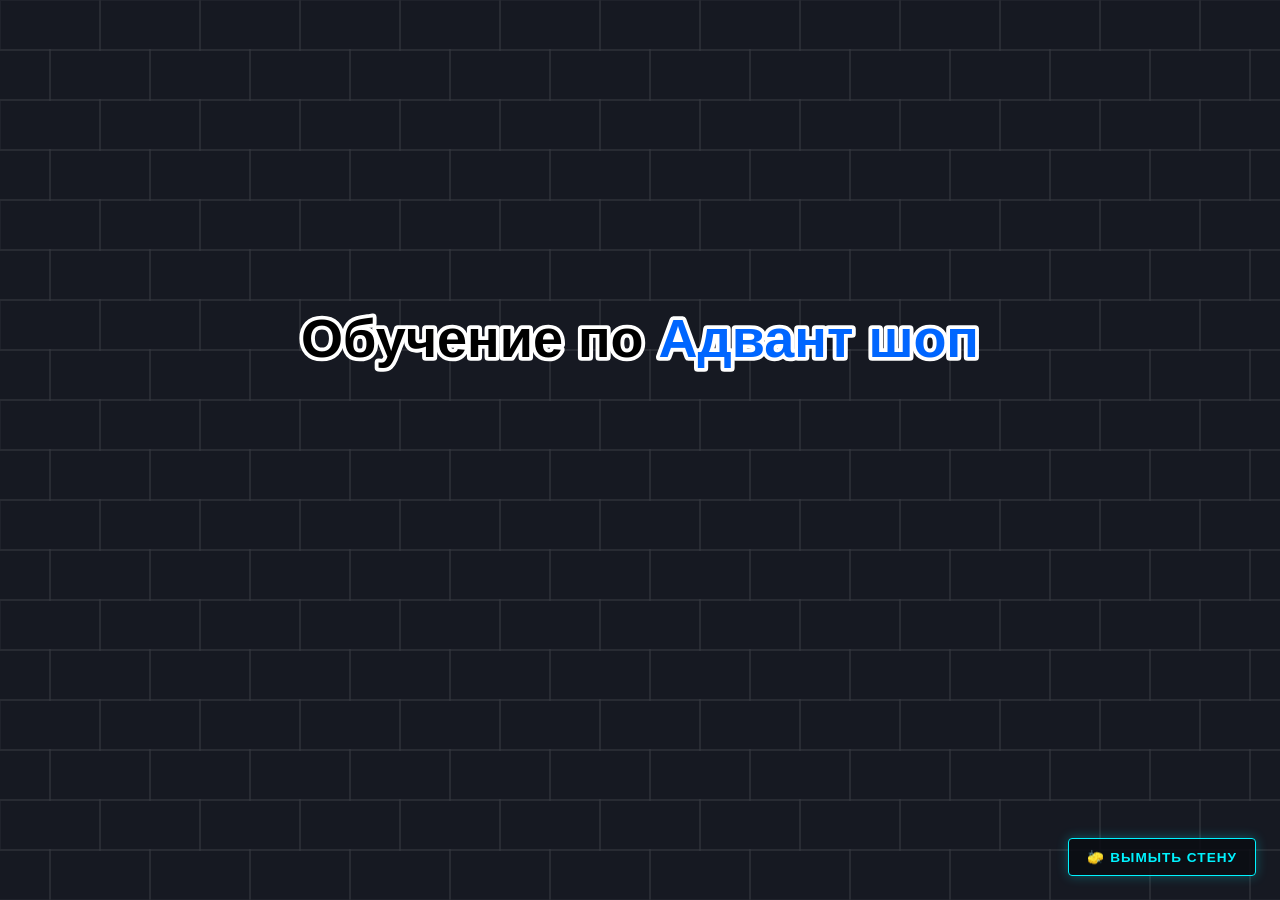
<file: games/egg-splat/index.html>
<!DOCTYPE html>
<html lang="ru">
<head>
  <meta charset="UTF-8">
  <meta name="viewport" content="width=device-width, initial-scale=1.0, user-scalable=no">
  <title>Обучение по Адвант шоп</title>
  <style>
    * {
      box-sizing: border-box;
      margin: 0;
      padding: 0;
      user-select: none;
    }
    body {
      background: #14171f;
      overflow: hidden;
      display: flex;
      flex-direction: column;
      align-items: center;
      justify-content: center;
      height: 100vh;
      width: 100vw;
      font-family: system-ui, -apple-system, sans-serif;
      cursor: crosshair;
    }

    /* Холст стены */
    canvas {
      display: block;
      position: absolute;
      inset: 0;
    }

    /* Кнопка смыва */
    .btn-clean {
      position: absolute;
      bottom: 24px;
      right: 24px;
      background: rgba(10, 12, 18, 0.85);
      color: #00f3ff;
      border: 1px solid #00f3ff;
      padding: 10px 18px;
      font-size: 0.85rem;
      font-weight: 700;
      letter-spacing: 1px;
      cursor: pointer;
      border-radius: 4px;
      box-shadow: 0 0 12px rgba(0, 243, 255, 0.3);
      transition: all 0.2s;
      z-index: 20;
    }
    .btn-clean:hover {
      background: #00f3ff;
      color: #050608;
      box-shadow: 0 0 20px rgba(0, 243, 255, 0.7);
    }

    /* Визуальный объект швабры для анимации очистки */
    .mop {
      position: absolute;
      top: 0;
      left: -120px;
      width: 90px;
      height: 100vh;
      background: linear-gradient(90deg, rgba(0, 243, 255, 0.5), rgba(255, 255, 255, 0.9));
      box-shadow: 10px 0 25px rgba(0, 243, 255, 0.8);
      pointer-events: none;
      z-index: 15;
      display: none;
    }
  </style>
</head>
<body>
  <div class="mop" id="mop"></div>
  <button class="btn-clean" id="btnClean">🧽 ВЫМЫТЬ СТЕНУ</button>
  <canvas id="gameCanvas"></canvas>

  <script>
    const canvas = document.getElementById('gameCanvas');
    const ctx = canvas.getContext('2d');
    const btnClean = document.getElementById('btnClean');
    const mop = document.getElementById('mop');

    // Оффлайн-холст для запекания засохших следов (чтобы не просаживать FPS при тысячах яиц)
    const wallCanvas = document.createElement('canvas');
    const wallCtx = wallCanvas.getContext('2d');

    function resize() {
      canvas.width = window.innerWidth;
      canvas.height = window.innerHeight;
      wallCanvas.width = canvas.width;
      wallCanvas.height = canvas.height;
      drawBackgroundWall();
    }

    // Текстура стены и надпись
    function drawBackgroundWall() {
      // Бетонная кирпичная стена
      wallCtx.fillStyle = '#161922';
      wallCtx.fillRect(0, 0, wallCanvas.width, wallCanvas.height);

      // Сетка кирпичей
      wallCtx.strokeStyle = 'rgba(255, 255, 255, 0.04)';
      wallCtx.lineWidth = 2;
      const bH = 50;
      const bW = 100;
      for (let y = 0; y < wallCanvas.height; y += bH) {
        const offset = (y / bH) % 2 === 0 ? 0 : bW / 2;
        for (let x = -offset; x < wallCanvas.width; x += bW) {
          wallCtx.strokeRect(x, y, bW, bH);
        }
      }

      // Надпись
      const fontSize = Math.max(26, Math.min(canvas.width / 18, 54));
      wallCtx.font = `900 ${fontSize}px sans-serif`;
      wallCtx.textAlign = 'center';
      wallCtx.textBaseline = 'middle';

      const textPart1 = 'Обучение по ';
      const textPart2 = 'Адвант шоп';
      const totalWidth = wallCtx.measureText(textPart1 + textPart2).width;
      const startX = (canvas.width - totalWidth) / 2;
      const centerY = canvas.height * 0.38;

      const w1 = wallCtx.measureText(textPart1).width;

      wallCtx.lineWidth = Math.max(5, fontSize / 7);
      wallCtx.strokeStyle = '#ffffff'; // Белая обводка всего текста
      wallCtx.lineJoin = 'round';

      // Обводка
      wallCtx.strokeText(textPart1, startX + w1 / 2, centerY);
      wallCtx.strokeText(textPart2, startX + w1 + wallCtx.measureText(textPart2).width / 2, centerY);

      // Заливка
      wallCtx.fillStyle = '#000000';
      wallCtx.fillText(textPart1, startX + w1 / 2, centerY);

      wallCtx.fillStyle = '#0066ff'; // Синий цвет «Адвант шоп»
      wallCtx.fillText(textPart2, startX + w1 + wallCtx.measureText(textPart2).width / 2, centerY);
    }

    window.addEventListener('resize', resize);
    resize();

    // Массивы летящих объектов и активных анимаций
    const flyingEggs = [];
    const drippingSplats = [];
    const shellParticles = [];

    // Запуск яйца по клику
    function throwEgg(targetX, targetY) {
      const startX = canvas.width / 2 + (Math.random() * 200 - 100);
      const startY = canvas.height + 40;

      flyingEggs.push({
        x: startX,
        y: startY,
        startX: startX,
        startY: startY,
        targetX: targetX,
        targetY: targetY,
        progress: 0,
        speed: 0.05 + Math.random() * 0.02
      });
    }

    // Создание кляксы в точке удара
    function createSplat(x, y) {
      // Осколки скорлупы
      for (let i = 0; i < 9; i++) {
        const angle = Math.random() * Math.PI * 2;
        const vel = 2 + Math.random() * 5;
        shellParticles.push({
          x: x,
          y: y,
          vx: Math.cos(angle) * vel,
          vy: Math.sin(angle) * vel,
          size: 3 + Math.random() * 4,
          life: 25 + Math.random() * 15
        });
      }

      // Стекающее яйцо
      drippingSplats.push({
        x: x,
        y: y,
        dripY: 0,
        maxDrip: 15 + Math.random() * 18,
        radius: 18 + Math.random() * 8,
        done: false
      });
    }

    // Игровой цикл
    function update() {
      // 1. Полет яиц к стене
      for (let i = flyingEggs.length - 1; i >= 0; i--) {
        const e = flyingEggs[i];
        e.progress += e.speed;
        e.x = e.startX + (e.targetX - e.startX) * e.progress;
        e.y = e.startY + (e.targetY - e.startY) * e.progress;

        if (e.progress >= 1) {
          createSplat(e.targetX, e.targetY);
          flyingEggs.splice(i, 1);
        }
      }

      // 2. Частицы скорлупы
      for (let i = shellParticles.length - 1; i >= 0; i--) {
        const p = shellParticles[i];
        p.x += p.vx;
        p.y += p.vy;
        p.vy += 0.25; // Гравитация
        p.life--;
        if (p.life <= 0) shellParticles.splice(i, 1);
      }

      // 3. Стекание желтка и запекание на стену
      for (let i = drippingSplats.length - 1; i >= 0; i--) {
        const s = drippingSplats[i];
        s.dripY += 0.45;

        if (s.dripY >= s.maxDrip) {
          // Запекаем кляксу на стену навсегда
          bakeSplatToWall(s.x, s.y, s.dripY, s.radius);
          drippingSplats.splice(i, 1);
        }
      }
    }

    // Отрисовка кляксы в постоянный холст
    function bakeSplatToWall(x, y, dripY, radius) {
      // Белок (прозрачный матовый след)
      wallCtx.fillStyle = 'rgba(240, 240, 220, 0.45)';
      wallCtx.beginPath();
      wallCtx.ellipse(x, y + dripY * 0.4, radius * 1.5, radius * 1.2 + dripY * 0.5, 0, 0, Math.PI * 2);
      wallCtx.fill();

      // Капля подтека
      wallCtx.fillStyle = 'rgba(255, 185, 0, 0.85)';
      wallCtx.beginPath();
      wallCtx.ellipse(x, y + dripY, radius * 0.45, radius * 0.6, 0, 0, Math.PI * 2);
      wallCtx.fill();

      // Желток
      wallCtx.fillStyle = '#ffaa00';
      wallCtx.beginPath();
      wallCtx.arc(x, y + dripY * 0.5, radius * 0.7, 0, Math.PI * 2);
      wallCtx.fill();

      // Блик на желтке
      wallCtx.fillStyle = '#ffffff';
      wallCtx.beginPath();
      wallCtx.arc(x - radius * 0.25, y + dripY * 0.5 - radius * 0.2, radius * 0.18, 0, Math.PI * 2);
      wallCtx.fill();
    }

    function render() {
      // Отрисовываем стену с уже засохшими яйцами
      ctx.drawImage(wallCanvas, 0, 0);

      // Отрисовываем текущие стекающие яйца
      drippingSplats.forEach(s => {
        // Белок
        ctx.fillStyle = 'rgba(240, 240, 220, 0.5)';
        ctx.beginPath();
        ctx.ellipse(s.x, s.y + s.dripY * 0.4, s.radius * 1.4, s.radius * 1.1 + s.dripY * 0.5, 0, 0, Math.PI * 2);
        ctx.fill();

        // Желток
        ctx.fillStyle = '#ffaa00';
        ctx.beginPath();
        ctx.arc(s.x, s.y + s.dripY * 0.5, s.radius * 0.7, 0, Math.PI * 2);
        ctx.fill();

        // Струйка
        ctx.fillStyle = 'rgba(255, 170, 0, 0.85)';
        ctx.beginPath();
        ctx.ellipse(s.x, s.y + s.dripY, s.radius * 0.4, s.radius * 0.5, 0, 0, Math.PI * 2);
        ctx.fill();
      });

      // Отрисовка осколков скорлупы
      ctx.fillStyle = '#f5eedb';
      shellParticles.forEach(p => {
        ctx.beginPath();
        ctx.arc(p.x, p.y, p.size, 0, Math.PI * 2);
        ctx.fill();
      });

      // Отрисовка летящих яиц
      flyingEggs.forEach(e => {
        const scale = 0.5 + e.progress * 0.5;
        ctx.fillStyle = '#faecc8';
        ctx.beginPath();
        ctx.ellipse(e.x, e.y, 14 * scale, 18 * scale, 0, 0, Math.PI * 2);
        ctx.fill();
      });

      requestAnimationFrame(() => {
        update();
        render();
      });
    }

    render();

    // Клик бросает яйцо
    window.addEventListener('pointerdown', (e) => {
      if (e.target === btnClean) return;
      throwEgg(e.clientX, e.clientY);
    });

    // Анимация швабры и смыв
    let isCleaning = false;
    btnClean.addEventListener('click', () => {
      if (isCleaning) return;
      isCleaning = true;

      mop.style.display = 'block';
      let pos = -120;

      function sweep() {
        pos += 22;
        mop.style.left = `${pos}px`;

        if (pos > canvas.width + 120) {
          mop.style.display = 'none';
          drawBackgroundWall(); // Полная очистка холста до исходного
          isCleaning = false;
        } else {
          requestAnimationFrame(sweep);
        }
      }

      sweep();
    });
  </script>
</body>
</html>
</file>
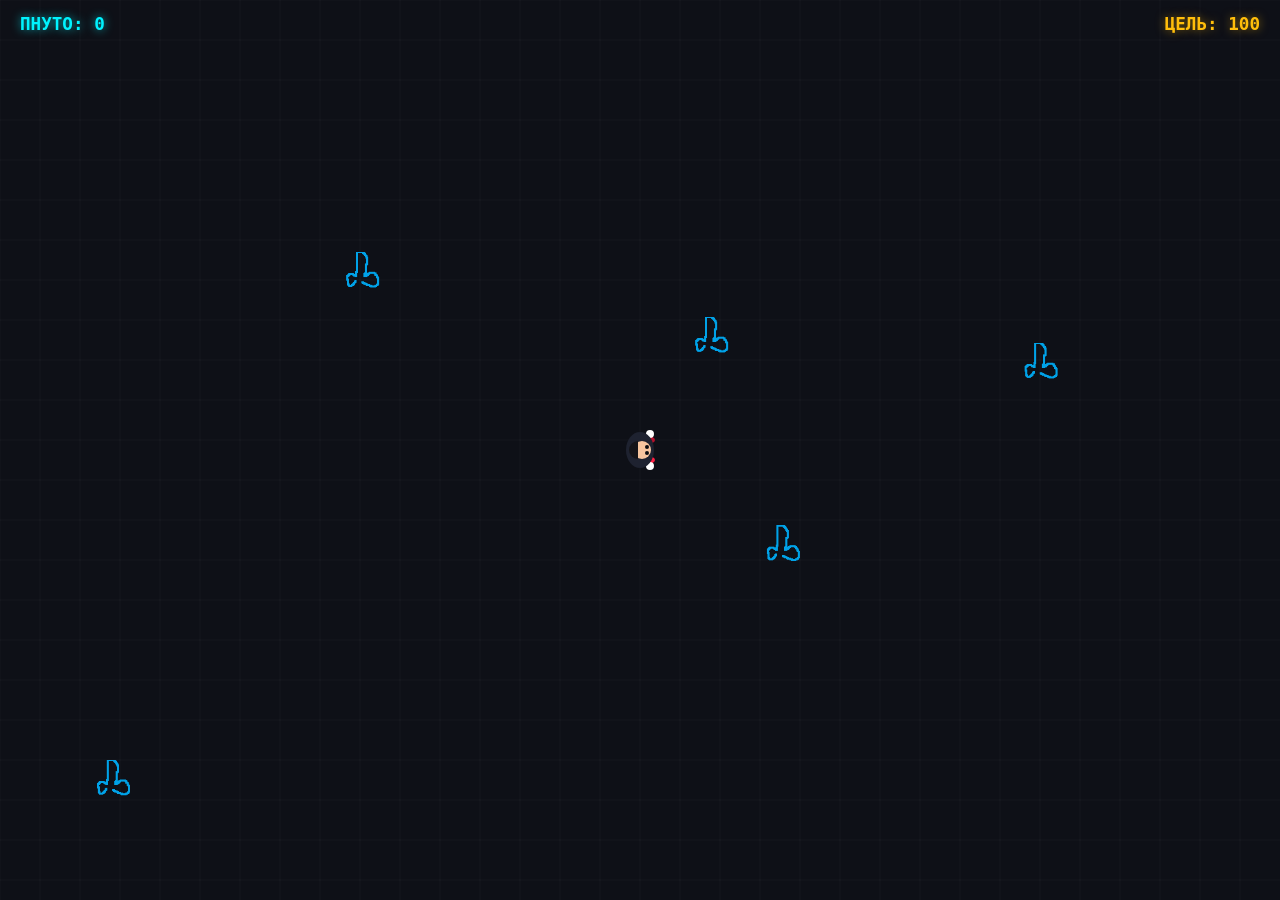
<file: games/kick-idle/index.html>
<!DOCTYPE html>
<html lang="ru">
<head>
  <meta charset="UTF-8">
  <meta name="viewport" content="width=device-width, initial-scale=1.0, user-scalable=no">
  <title>Kick Arena</title>
  <style>
    * {
      box-sizing: border-box;
      margin: 0;
      padding: 0;
      user-select: none;
    }
    body {
      background: #08090d;
      color: #ffffff;
      font-family: 'Consolas', monospace;
      overflow: hidden;
      display: flex;
      align-items: center;
      justify-content: center;
      height: 100vh;
      width: 100vw;
    }
    .hud {
      position: absolute;
      top: 14px;
      left: 20px;
      right: 20px;
      display: flex;
      justify-content: space-between;
      font-size: 1.1rem;
      font-weight: bold;
      pointer-events: none;
      z-index: 10;
    }
    .score-box { color: #00f3ff; text-shadow: 0 0 10px rgba(0, 243, 255, 0.7); }
    .goal-box { color: #ffbe0b; text-shadow: 0 0 10px rgba(255, 190, 11, 0.5); }

    canvas {
      display: block;
      background: #0e1017;
      box-shadow: 0 0 30px rgba(0, 0, 0, 0.8);
    }

    .overlay {
      position: absolute;
      inset: 0;
      background: rgba(6, 7, 9, 0.9);
      display: flex;
      flex-direction: column;
      align-items: center;
      justify-content: center;
      gap: 16px;
      z-index: 20;
    }
    .overlay h2 {
      font-size: 2.2rem;
      color: #00f3ff;
      text-shadow: 0 0 15px rgba(0, 243, 255, 0.8);
    }
    .btn-action {
      background: transparent;
      color: #ffffff;
      border: 1px solid #00f3ff;
      padding: 10px 24px;
      font-size: 1rem;
      font-family: inherit;
      font-weight: bold;
      cursor: pointer;
      border-radius: 4px;
      box-shadow: 0 0 12px rgba(0, 243, 255, 0.4);
      transition: all 0.2s;
    }
    .btn-action:hover {
      background: #00f3ff;
      color: #050608;
    }
  </style>
</head>
<body>
  <div class="hud">
    <div class="score-box">ПНУТО: <span id="valScore">0</span></div>
    <div class="goal-box">ЦЕЛЬ: 100</div>
  </div>

  <canvas id="gameCanvas"></canvas>

  <div class="overlay" id="screenWin" style="display: none;">
    <h2>ПОБЕДА! ПЛАН ВЫПОЛНЕН!</h2>
    <p>100 объектов успешно ликвидированы.</p>
    <button class="btn-action" id="btnRestart">ЕЩЁ СМЕНУ</button>
  </div>

  <script>
    const canvas = document.getElementById('gameCanvas');
    const ctx = canvas.getContext('2d');
    const valScore = document.getElementById('valScore');
    const screenWin = document.getElementById('screenWin');
    const btnRestart = document.getElementById('btnRestart');

    // Загрузка локального изображения
    const targetImg = new Image();
    targetImg.src = 'target.png?t=' + Date.now();

    const TARGET_CONFIG = {
      width: 44,        // Ширина картинки на карте
      height: 44,       // Высота картинки на карте
      hitRadius: 32     // Радиус срабатывания пинка
    };

    function resize() {
      canvas.width = window.innerWidth;
      canvas.height = window.innerHeight;
    }
    window.addEventListener('resize', resize);
    resize();

    let score = 0;
    let isRunning = true;
    const MAX_TARGETS = 5;
    const WIN_SCORE = 100;

    // Человечек-игрок
    const player = {
      x: canvas.width / 2,
      y: canvas.height / 2,
      radius: 18,
      speed: 4.8,
      angle: 0,
      walkFrame: 0,
      isMoving: false,
      // Состояние удара ногой
      kicking: false,
      kickPhase: 0,
      kickTargetIndex: -1
    };

    const targets = [];
    const particles = [];

    // Управление
    const keys = {};
    window.addEventListener('keydown', e => keys[e.code] = true);
    window.addEventListener('keyup', e => keys[e.code] = false);

    let pointer = { x: player.x, y: player.y, active: false };
    window.addEventListener('pointerdown', e => {
      pointer.active = true;
      pointer.x = e.clientX;
      pointer.y = e.clientY;
    });
    window.addEventListener('pointermove', e => {
      if (pointer.active) {
        pointer.x = e.clientX;
        pointer.y = e.clientY;
      }
    });
    window.addEventListener('pointerup', () => pointer.active = false);

    function spawnTarget() {
      const margin = 60;
      targets.push({
        x: margin + Math.random() * (canvas.width - margin * 2),
        y: margin + Math.random() * (canvas.height - margin * 2)
      });
    }

    while (targets.length < MAX_TARGETS) spawnTarget();

    // Компактный аккуратный разлёт осколков прямо на месте
    function shatterCompact(x, y) {
      for (let i = 0; i < 9; i++) {
        const angle = Math.random() * Math.PI * 2;
        const spd = 1.0 + Math.random() * 1.8; // Очень маленькая скорость
        particles.push({
          x: x,
          y: y,
          vx: Math.cos(angle) * spd,
          vy: Math.sin(angle) * spd,
          size: 2 + Math.random() * 2.5,
          life: 14, // Быстро растворяются
          color: Math.random() > 0.4 ? '#ff1e42' : '#ffffff'
        });
      }
    }

    function update() {
      if (!isRunning) return;

      let dx = 0;
      let dy = 0;

      // Если сейчас идет фаза удара — игрок кратковременно замирает для акцента
      if (!player.kicking) {
        if (keys['KeyA'] || keys['ArrowLeft']) dx -= 1;
        if (keys['KeyD'] || keys['ArrowRight']) dx += 1;
        if (keys['KeyW'] || keys['ArrowUp']) dy -= 1;
        if (keys['KeyS'] || keys['ArrowDown']) dy += 1;

        if (pointer.active) {
          const pdx = pointer.x - player.x;
          const pdy = pointer.y - player.y;
          const dist = Math.hypot(pdx, pdy);
          if (dist > 12) {
            dx = pdx / dist;
            dy = pdy / dist;
          }
        }

        if (dx !== 0 || dy !== 0) {
          const len = Math.hypot(dx, dy);
          player.x += (dx / len) * player.speed;
          player.y += (dy / len) * player.speed;
          player.angle = Math.atan2(dy, dx);
          player.walkFrame += 0.2;
          player.isMoving = true;
        } else {
          player.isMoving = false;
        }

        player.x = Math.max(player.radius, Math.min(canvas.width - player.radius, player.x));
        player.y = Math.max(player.radius, Math.min(canvas.height - player.radius, player.y));

        // Поиск цели для пинка
        for (let i = 0; i < targets.length; i++) {
          const t = targets[i];
          const dist = Math.hypot(t.x - player.x, t.y - player.y);

          if (dist < player.radius + TARGET_CONFIG.hitRadius) {
            // Начинаем анимацию пинка
            player.kicking = true;
            player.kickPhase = 0;
            player.kickTargetIndex = i;
            player.angle = Math.atan2(t.y - player.y, t.x - player.x);
            break;
          }
        }
      } else {
        // Процесс пинка ногой
        player.kickPhase += 0.22;

        // В кульминации удара объект разлетается
        if (player.kickPhase >= 1.0 && player.kickTargetIndex !== -1) {
          const t = targets[player.kickTargetIndex];
          if (t) {
            shatterCompact(t.x, t.y);
            targets.splice(player.kickTargetIndex, 1);
            score++;
            valScore.textContent = score;

            if (score >= WIN_SCORE) {
              winGame();
              return;
            }
            spawnTarget();
          }
          player.kickTargetIndex = -1;
        }

        // Завершение анимации ноги
        if (player.kickPhase >= Math.PI) {
          player.kicking = false;
          player.kickPhase = 0;
        }
      }

      // Частицы
      for (let i = particles.length - 1; i >= 0; i--) {
        const p = particles[i];
        p.x += p.vx;
        p.y += p.vy;
        p.life--;
        if (p.life <= 0) particles.splice(i, 1);
      }
    }

    // Отрисовка детализированного человечка с ногами и руками
    function drawPlayer() {
      ctx.save();
      ctx.translate(player.x, player.y);
      ctx.rotate(player.angle);

      const walk = player.isMoving ? Math.sin(player.walkFrame) * 6 : 0;

      // Вынос ноги вперед при пинке
      let kickOffset = 0;
      if (player.kicking) {
        kickOffset = Math.sin(player.kickPhase) * 28; // Нога вытягивается далеко вперед
      }

      // 1. Ноги (ботинки)
      ctx.fillStyle = '#ff1e42';
      // Правая (бьющая) нога
      ctx.beginPath();
      ctx.ellipse(8 + kickOffset, 10 + (player.kicking ? 0 : walk), 7, 4, 0, 0, Math.PI * 2);
      ctx.fill();

      // Левая (опорная) нога
      ctx.fillStyle = '#b3102c';
      ctx.beginPath();
      ctx.ellipse(8, -10 - walk, 7, 4, 0, 0, Math.PI * 2);
      ctx.fill();

      // 2. Руки с кулаками
      ctx.fillStyle = '#ffffff';
      ctx.beginPath();
      ctx.arc(10, 16 + (player.kicking ? 8 : -walk), 4, 0, Math.PI * 2);
      ctx.arc(10, -16 + (player.kicking ? -4 : walk), 4, 0, Math.PI * 2);
      ctx.fill();

      // 3. Плечи и тело (одежда)
      ctx.fillStyle = '#1e2230';
      ctx.beginPath();
      ctx.ellipse(0, 0, 14, 18, 0, 0, Math.PI * 2);
      ctx.fill();

      // Воротник / куртка
      ctx.fillStyle = '#ffffff';
      ctx.fillRect(-6, -4, 8, 8);

      // 4. Голова
      ctx.fillStyle = '#f7c59f';
      ctx.beginPath();
      ctx.arc(2, 0, 9, 0, Math.PI * 2);
      ctx.fill();

      // Волосы
      ctx.fillStyle = '#141419';
      ctx.beginPath();
      ctx.arc(-2, 0, 9, Math.PI * 0.5, Math.PI * 1.5);
      ctx.fill();

      // Глаза (смотрят в сторону удара)
      ctx.fillStyle = '#0a0b10';
      ctx.beginPath();
      ctx.arc(7, -3, 2, 0, Math.PI * 2);
      ctx.arc(7, 3, 2, 0, Math.PI * 2);
      ctx.fill();

      ctx.restore();
    }

    function draw() {
      ctx.clearRect(0, 0, canvas.width, canvas.height);

      // Сетка пола
      ctx.strokeStyle = 'rgba(255, 255, 255, 0.03)';
      ctx.lineWidth = 1;
      const gSize = 40;
      for (let x = 0; x < canvas.width; x += gSize) {
        ctx.beginPath();
        ctx.moveTo(x, 0);
        ctx.lineTo(x, canvas.height);
        ctx.stroke();
      }
      for (let y = 0; y < canvas.height; y += gSize) {
        ctx.beginPath();
        ctx.moveTo(0, y);
        ctx.lineTo(canvas.width, y);
        ctx.stroke();
      }

      // Цели (отрисовка загруженного PNG)
      targets.forEach(t => {
        if (targetImg.complete && targetImg.naturalWidth !== 0) {
          ctx.drawImage(
            targetImg,
            t.x - TARGET_CONFIG.width / 2,
            t.y - TARGET_CONFIG.height / 2,
            TARGET_CONFIG.width,
            TARGET_CONFIG.height
          );
        }
      });

      // Компактные частицы
      particles.forEach(p => {
        ctx.fillStyle = p.color;
        ctx.beginPath();
        ctx.arc(p.x, p.y, p.size, 0, Math.PI * 2);
        ctx.fill();
      });

      // Игрок
      drawPlayer();
    }

    function loop() {
      update();
      draw();
      if (isRunning) requestAnimationFrame(loop);
    }

    function winGame() {
      isRunning = false;
      screenWin.style.display = 'flex';
    }

    function restart() {
      score = 0;
      targets.length = 0;
      particles.length = 0;
      while (targets.length < MAX_TARGETS) spawnTarget();
      valScore.textContent = '0';
      screenWin.style.display = 'none';
      isRunning = true;
      loop();
    }

    btnRestart.addEventListener('click', restart);
    loop();
  </script>
</body>
</html>
</file>
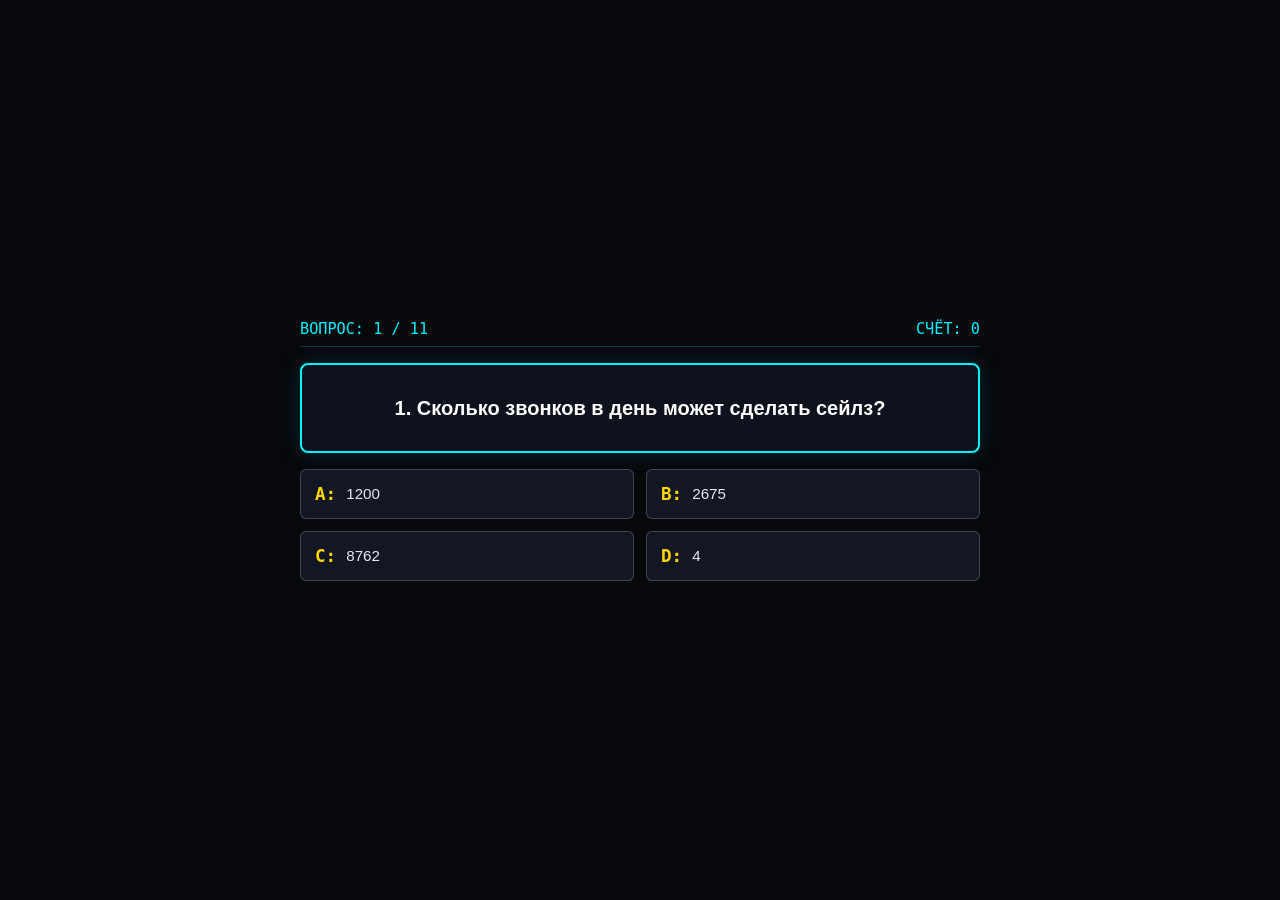
<file: games/quiz/index.html>
<!DOCTYPE html>
<html lang="ru">
<head>
  <meta charset="UTF-8">
  <meta name="viewport" content="width=device-width, initial-scale=1.0, user-scalable=no">
  <title>Кто хочет стать Альфа-Миллионером</title>
  <style>
    * {
      box-sizing: border-box;
      margin: 0;
      padding: 0;
      user-select: none;
    }
    body {
      background: #07080c;
      color: #ffffff;
      font-family: 'Segoe UI', Tahoma, Geneva, Verdana, sans-serif;
      overflow: hidden;
      display: flex;
      align-items: center;
      justify-content: center;
      height: 100vh;
      width: 100vw;
    }

    /* Фоновый холст для салютов */
    #fxCanvas {
      position: absolute;
      inset: 0;
      pointer-events: none;
      z-index: 1;
    }

    /* Красная вспышка при ошибке */
    #flashOverlay {
      position: absolute;
      inset: 0;
      background: rgba(255, 30, 66, 0.45);
      opacity: 0;
      pointer-events: none;
      z-index: 5;
    }
    .flash-active {
      animation: screenBlink 0.7s ease-in-out;
    }
    @keyframes screenBlink {
      0%, 100% { opacity: 0; }
      20%, 60% { opacity: 0.9; }
      40%, 80% { opacity: 0.1; }
    }

    .quiz-container {
      position: relative;
      z-index: 2;
      width: 92%;
      max-width: 680px;
      display: flex;
      flex-direction: column;
      gap: 16px;
    }

    /* Верхняя панель */
    .top-bar {
      display: flex;
      justify-content: space-between;
      align-items: center;
      font-family: 'Consolas', monospace;
      font-size: 0.95rem;
      color: #00f3ff;
      border-bottom: 1px solid rgba(0, 243, 255, 0.2);
      padding-bottom: 8px;
    }

    /* Карточка вопроса */
    .question-box {
      background: #0f121d;
      border: 2px solid #00f3ff;
      border-radius: 8px;
      padding: 22px 20px;
      text-align: center;
      font-size: 1.25rem;
      font-weight: bold;
      color: #ffffff;
      box-shadow: 0 0 20px rgba(0, 243, 255, 0.15);
      line-height: 1.4;
      min-height: 90px;
      display: flex;
      align-items: center;
      justify-content: center;
    }

    /* Сетка ответов */
    .answers-grid {
      display: grid;
      grid-template-columns: 1fr 1fr;
      gap: 12px;
    }
    @media (max-width: 550px) {
      .answers-grid {
        grid-template-columns: 1fr;
        gap: 10px;
      }
      .question-box {
        font-size: 1.1rem;
        padding: 16px;
      }
    }

    .btn-ans {
      background: #131724;
      border: 1px solid rgba(255, 255, 255, 0.2);
      border-radius: 6px;
      padding: 14px 14px;
      font-size: 0.95rem;
      color: #e2e8f0;
      cursor: pointer;
      text-align: left;
      display: flex;
      align-items: center;
      gap: 10px;
      transition: all 0.2s;
    }
    .btn-ans:hover:not(:disabled) {
      border-color: #ffd700;
      background: #1a2033;
      transform: translateY(-2px);
      box-shadow: 0 0 12px rgba(255, 215, 0, 0.3);
    }
    .ans-prefix {
      color: #ffd700;
      font-weight: bold;
      font-family: 'Consolas', monospace;
      font-size: 1.1rem;
    }

    /* Состояния подсветки ответов */
    .btn-ans.correct {
      background: #00d26a !important;
      color: #041f0f !important;
      border-color: #00ff84 !important;
      font-weight: bold;
      box-shadow: 0 0 24px rgba(0, 255, 132, 0.8) !important;
    }
    .btn-ans.correct .ans-prefix {
      color: #041f0f !important;
    }
    .btn-ans.wrong {
      background: #ff1e42 !important;
      color: #ffffff !important;
      border-color: #ff5270 !important;
      font-weight: bold;
      box-shadow: 0 0 24px rgba(255, 30, 66, 0.8) !important;
    }
    .btn-ans.wrong .ans-prefix {
      color: #ffffff !important;
    }

    /* Модальная плашка с объяснением */
    .explanation-panel {
      display: none;
      background: #141724;
      border-left: 4px solid #00f3ff;
      border-radius: 4px;
      padding: 14px 16px;
      animation: slideUp 0.3s ease-out forwards;
    }
    @keyframes slideUp {
      from { opacity: 0; transform: translateY(10px); }
      to { opacity: 1; transform: translateY(0); }
    }
    .exp-title {
      font-size: 0.85rem;
      color: #00f3ff;
      text-transform: uppercase;
      letter-spacing: 1px;
      font-weight: bold;
      margin-bottom: 6px;
    }
    .exp-text {
      font-size: 0.95rem;
      color: #d1d5db;
      line-height: 1.4;
      margin-bottom: 12px;
    }
    .btn-next {
      background: #00f3ff;
      color: #060911;
      border: none;
      border-radius: 4px;
      padding: 10px 22px;
      font-size: 0.95rem;
      font-weight: bold;
      font-family: inherit;
      cursor: pointer;
      display: block;
      margin-left: auto;
      transition: background 0.2s;
    }
    .btn-next:hover {
      background: #5cf7ff;
    }

    /* Экран победы/финала */
    .result-screen {
      display: none;
      background: #0f121d;
      border: 2px solid #ffd700;
      box-shadow: 0 0 35px rgba(255, 215, 0, 0.3);
      border-radius: 10px;
      padding: 30px 20px;
      text-align: center;
      flex-direction: column;
      gap: 16px;
      align-items: center;
    }
    .res-title {
      font-size: 2rem;
      color: #ffd700;
      text-shadow: 0 0 15px rgba(255, 215, 0, 0.7);
    }
    .res-score {
      font-size: 1.5rem;
      font-family: 'Consolas', monospace;
      color: #00f3ff;
    }
    .res-comment {
      color: #a0aec0;
      max-width: 480px;
      line-height: 1.5;
    }
    .btn-restart {
      background: transparent;
      border: 2px solid #ffd700;
      color: #ffd700;
      padding: 12px 28px;
      font-size: 1rem;
      font-weight: bold;
      cursor: pointer;
      border-radius: 4px;
      transition: all 0.2s;
    }
    .btn-restart:hover {
      background: #ffd700;
      color: #0a0b10;
    }
  </style>
</head>
<body>
  <canvas id="fxCanvas"></canvas>
  <div id="flashOverlay"></div>

  <main class="quiz-container">
    <!-- Верхний статус -->
    <div class="top-bar">
      <div>ВОПРОС: <span id="qCurrent">1</span> / <span id="qTotal">11</span></div>
      <div>СЧЁТ: <span id="valScore">0</span></div>
    </div>

    <!-- Основной блок вопроса -->
    <section id="gameBlock" style="display: flex; flex-direction: column; gap: 16px;">
      <div class="question-box" id="questionText">Загрузка вопроса...</div>
      
      <div class="answers-grid" id="answersGrid">
        <!-- 4 кнопки генерируются из JS -->
      </div>

      <div class="explanation-panel" id="explanationPanel">
        <div class="exp-title">Официальное разъяснение:</div>
        <div class="exp-text" id="explanationText"></div>
        <button class="btn-next" id="btnNext">СЛЕДУЮЩИЙ ВОПРОС ▶</button>
      </div>
    </section>

    <!-- Экран результатов -->
    <section class="result-screen" id="resultScreen">
      <h2 class="res-title">ВИКТОРИНА ПРОЙДЕНА!</h2>
      <div class="res-score">Правильных ответов: <span id="finalScore">0</span> из 11</div>
      <p class="res-comment" id="finalComment">...</p>
      <button class="btn-restart" id="btnRestart">ПРОЙТИ ЕЩЁ РАЗ</button>
    </section>
  </main>

  <script>
    const QUESTIONS = [
      {
        q: "1. Сколько звонков в день может сделать сейлз?",
        options: ["1200", "2675", "8762", "4"],
        correct: 1, // 2675
        exp: "Хороший сейлз должен успевать обзванивать 2675 клиентов за рабочий день."
      },
      {
        q: "2. Сколько клиентов в портфеле может быть у CSM?",
        options: ["340", "764", "7", "1782"],
        correct: 3, // 1782
        exp: "Успешный CSM должен поддерживать общение одновременно с 1782 клиентами, при этом отвечая на вопросы каждого из них ежедневно."
      },
      {
        q: "3. Сколько чашек кофе может выпить Серёжа в день?",
        options: ["0", "174", "12", "Серёжа пьёт зелёный чай"],
        correct: 1, // 174
        exp: "В день когда попа горит, Серёжа может выпить 174 чашки кофе в день."
      },
      {
        q: "4. За какую сумму мы купили Адвант Шоп?",
        options: ["150 рублей", "4 560 рублей", "7 000 000 рублей", "69 рублей"],
        correct: 3, // 69 рублей
        exp: "Никто не знает, но на самом деле мы купили Адвант Шоп за 69 рублей. Иначе непонятно, почему с ними так всё сложно."
      },
      {
        q: "5. Сколько дней в неделю можно работать из дома?",
        options: ["1", "0", "5", "12"],
        correct: 2, // 5
        exp: "5 дней в неделю, потому что работа — это второй дом."
      },
      {
        q: "6. В каком году на 16 этаже появится кофе-машина?",
        options: ["2026", "2027", "2048", "16 этажа не существует"],
        correct: 3, // 16 этажа не существует
        exp: "На самом деле 16 этажа не существует, и именно поэтому у нас ничего нет. А работаем мы в искривленном пространстве времени между 15 и 17 этажами."
      },
      {
        q: "7. Как часто меняются новости о нашей дальнейшей судьбе в Альфа Банке?",
        options: ["5 раз в месяц", "36 раз в день", "1900 раз в неделю", "не меняются"],
        correct: 1, // 36 раз в день
        exp: "Согласно проведённому исследованию, мы пришли к выводу, что новости о нашей судьбе в Альфа Банке меняются примерно 36 раз в день."
      },
      {
        q: "8. Можно ли не приходить в офис, если твой начальник не пришёл в офис?",
        options: ["да (нет)", "нет (да)", "да (нет\\да)", "нет (да\\нет)"],
        correct: 3, // нет (да\нет)
        exp: "Ответ: нет (да\\нет)."
      },
      {
        q: "9. Какой психологический возраст Игоря?",
        options: ["38 лет", "51 год", "187 лет", "кто такой Игорь?"],
        correct: 3, // кто такой Игорь?
        exp: "Никто не знает кто такой Игорь, обратитесь в поддержку."
      },
      {
        q: "10. Какое секретное увлечение есть у Серёжи?",
        options: ["душить утку", "ругать Игоря", "спорить с Продуктом", "тушить свечу рукой"],
        correct: 2, // спорить с Продуктом
        exp: "Конечно, все мы знаем, что Серёжа любит спорить с Продуктом."
      },
      {
        q: "11. Какой ДРР Грибанов сделал для БайБьюти?",
        options: ["кто такой Грибанов?", "точно больше 1000%", "как Грибанов связан с ДРР!?", "97%"],
        correct: 3, // 97%
        exp: "Если честно, то Серёжа молодец (почти) и сделал ДРР 97%!"
      }
    ];

    let currentIndex = 0;
    let score = 0;
    let isAnswered = false;

    // DOM
    const qCurrent = document.getElementById('qCurrent');
    const qTotal = document.getElementById('qTotal');
    const valScore = document.getElementById('valScore');
    const questionText = document.getElementById('questionText');
    const answersGrid = document.getElementById('answersGrid');
    const explanationPanel = document.getElementById('explanationPanel');
    const explanationText = document.getElementById('explanationText');
    const btnNext = document.getElementById('btnNext');
    const gameBlock = document.getElementById('gameBlock');
    const resultScreen = document.getElementById('resultScreen');
    const finalScore = document.getElementById('finalScore');
    const finalComment = document.getElementById('finalComment');
    const btnRestart = document.getElementById('btnRestart');
    const flashOverlay = document.getElementById('flashOverlay');

    qTotal.textContent = QUESTIONS.length;

    // Canvas для салюта
    const canvas = document.getElementById('fxCanvas');
    const ctx = canvas.getContext('2d');
    let fireworks = [];

    function resizeCanvas() {
      canvas.width = window.innerWidth;
      canvas.height = window.innerHeight;
    }
    window.addEventListener('resize', resizeCanvas);
    resizeCanvas();

    function launchFireworks() {
      const colors = ['#00f3ff', '#ffd700', '#00ff84', '#ff1e42', '#ffffff'];
      for (let f = 0; f < 4; f++) {
        const cx = canvas.width * 0.2 + Math.random() * (canvas.width * 0.6);
        const cy = canvas.height * 0.2 + Math.random() * (canvas.height * 0.4);
        for (let i = 0; i < 35; i++) {
          const angle = Math.random() * Math.PI * 2;
          const speed = 2 + Math.random() * 6;
          fireworks.push({
            x: cx,
            y: cy,
            vx: Math.cos(angle) * speed,
            vy: Math.sin(angle) * speed,
            color: colors[Math.floor(Math.random() * colors.length)],
            life: 40 + Math.random() * 20,
            size: 2.5 + Math.random() * 2.5
          });
        }
      }
    }

    function loopFx() {
      ctx.clearRect(0, 0, canvas.width, canvas.height);
      for (let i = fireworks.length - 1; i >= 0; i--) {
        const p = fireworks[i];
        p.x += p.vx;
        p.y += p.vy;
        p.vy += 0.08; // Гравитация
        p.life--;
        if (p.life <= 0) {
          fireworks.splice(i, 1);
          continue;
        }
        ctx.fillStyle = p.color;
        ctx.beginPath();
        ctx.arc(p.x, p.y, p.size, 0, Math.PI * 2);
        ctx.fill();
      }
      requestAnimationFrame(loopFx);
    }
    loopFx();

    function renderQuestion() {
      isAnswered = false;
      explanationPanel.style.display = 'none';
      const item = QUESTIONS[currentIndex];

      qCurrent.textContent = currentIndex + 1;
      questionText.textContent = item.q;
      answersGrid.innerHTML = '';

      const letters = ['A', 'B', 'C', 'D'];
      item.options.forEach((opt, idx) => {
        const btn = document.createElement('button');
        btn.className = 'btn-ans';
        btn.innerHTML = `<span class="ans-prefix">${letters[idx]}:</span> ${opt}`;
        btn.addEventListener('click', () => handleAnswer(idx, btn));
        answersGrid.appendChild(btn);
      });
    }

    function handleAnswer(chosenIdx, chosenBtn) {
      if (isAnswered) return;
      isAnswered = true;

      const item = QUESTIONS[currentIndex];
      const allButtons = answersGrid.querySelectorAll('.btn-ans');

      // Блокируем дальнейшие клики
      allButtons.forEach(b => b.disabled = true);

      if (chosenIdx === item.correct) {
        // ВЕРНЫЙ ОТВЕТ
        score++;
        valScore.textContent = score;
        chosenBtn.classList.add('correct');
        launchFireworks();
      } else {
        // ОШИБКА
        chosenBtn.classList.add('wrong');
        // Подсвечиваем правильный
        allButtons[item.correct].classList.add('correct');
        
        // Мигание экрана красным
        flashOverlay.classList.remove('flash-active');
        void flashOverlay.offsetWidth; // сброс анимации
        flashOverlay.classList.add('flash-active');
      }

      // Показываем карточку с объяснением
      explanationText.textContent = item.exp;
      explanationPanel.style.display = 'block';

      if (currentIndex === QUESTIONS.length - 1) {
        btnNext.textContent = 'УЗНАТЬ РЕЗУЛЬТАТЫ 🏆';
      } else {
        btnNext.textContent = 'СЛЕДУЮЩИЙ ВОПРОС ▶';
      }
    }

    btnNext.addEventListener('click', () => {
      currentIndex++;
      if (currentIndex < QUESTIONS.length) {
        renderQuestion();
      } else {
        showResults();
      }
    });

    function showResults() {
      gameBlock.style.display = 'none';
      resultScreen.style.display = 'flex';
      finalScore.textContent = score;

      let comment = "";
      if (score === 11) {
        comment = "Абсолютный корпоративный гений! 16 этаж открыт специально для тебя, а Серёжа лично сделает тебе 97% ДРР.";
        launchFireworks();
      } else if (score >= 8) {
        comment = "Отличный результат! Сразу видно бывалого бойца, знающего цену Адвант Шопа и психологический возраст сотрудников.";
      } else if (score >= 4) {
        comment = "Неплохо, но новости о судьбе в Альфа Банке явно прошли мимо тебя. Срочно перезвони 2675 клиентам!";
      } else {
        comment = "Похоже, ты работаешь в искривленном пространстве. Обратись в поддержку и узнай, кто такой Игорь.";
      }
      finalComment.textContent = comment;
    }

    function restart() {
      currentIndex = 0;
      score = 0;
      valScore.textContent = '0';
      resultScreen.style.display = 'none';
      gameBlock.style.display = 'flex';
      renderQuestion();
    }

    btnRestart.addEventListener('click', restart);

    // Старт
    renderQuestion();
  </script>
</body>
</html>
</file>
<file: hub/hub.css>
:root {
  --bg-dark: #0a0a0f;
  --bg-card: rgba(18, 18, 26, 0.75);
  --primary: #ff1e42;
  --primary-glow: rgba(255, 30, 66, 0.45);
  --accent-cyan: #00f3ff;
  --text-main: #ffffff;
  --text-muted: #8e95a5;
  --border-color: rgba(255, 30, 66, 0.25);
  --font-mono: 'Consolas', 'Courier New', monospace;
  --font-sans: system-ui, -apple-system, sans-serif;
}

* {
  box-sizing: border-box;
  margin: 0;
  padding: 0;
}

body {
  background-color: var(--bg-dark);
  color: var(--text-main);
  font-family: var(--font-sans);
  min-height: 100vh;
  overflow-x: hidden;
}

.cyber-bg {
  position: fixed;
  inset: 0;
  background-image: 
    linear-gradient(rgba(255, 30, 66, 0.04) 1px, transparent 1px),
    linear-gradient(90deg, rgba(255, 30, 66, 0.04) 1px, transparent 1px);
  background-size: 36px 36px;
  z-index: -1;
}

.header {
  border-bottom: 1px solid var(--border-color);
  background: rgba(10, 10, 15, 0.85);
  backdrop-filter: blur(12px);
  position: sticky;
  top: 0;
  z-index: 10;
}

.header-content {
  max-width: 1200px;
  margin: 0 auto;
  padding: 16px 24px;
  display: flex;
  justify-content: space-between;
  align-items: center;
}

.logo {
  font-size: 1.25rem;
  font-weight: 800;
  letter-spacing: 2px;
  font-family: var(--font-mono);
}

.logo-accent {
  color: var(--primary);
  text-shadow: 0 0 10px var(--primary-glow);
}

.badge {
  font-size: 0.65rem;
  color: var(--accent-cyan);
  border: 1px solid var(--accent-cyan);
  padding: 2px 6px;
  margin-left: 8px;
  border-radius: 2px;
}

.system-status {
  font-family: var(--font-mono);
  font-size: 0.8rem;
  color: var(--accent-cyan);
  display: flex;
  align-items: center;
  gap: 8px;
}

.status-dot {
  width: 8px;
  height: 8px;
  background: var(--accent-cyan);
  border-radius: 50%;
  box-shadow: 0 0 8px var(--accent-cyan);
}

.container {
  max-width: 1200px;
  margin: 0 auto;
  padding: 40px 24px 80px;
}

.hero-title {
  font-size: clamp(1.8rem, 4vw, 2.5rem);
  font-weight: 900;
  letter-spacing: 1px;
  text-transform: uppercase;
}

.hero-desc {
  color: var(--text-muted);
  margin-top: 8px;
}

.games-grid {
  margin-top: 40px;
  display: grid;
  grid-template-columns: repeat(auto-fill, minmax(280px, 1fr));
  gap: 24px;
}

.game-card {
  background: var(--bg-card);
  border: 1px solid var(--border-color);
  border-radius: 8px;
  overflow: hidden;
  display: flex;
  flex-direction: column;
  backdrop-filter: blur(8px);
  transition: transform 0.2s, border-color 0.2s, box-shadow 0.2s;
  cursor: pointer;
}

.game-card:hover {
  transform: translateY(-4px);
  border-color: var(--primary);
  box-shadow: 0 8px 24px rgba(255, 30, 66, 0.2);
}

.card-banner {
  height: 150px;
  background-color: #151520;
  display: flex;
  align-items: center;
  justify-content: center;
  font-size: 3.5rem;
  border-bottom: 1px solid var(--border-color);
  position: relative;
}

.card-tag {
  position: absolute;
  top: 10px;
  right: 10px;
  background: rgba(0, 0, 0, 0.8);
  color: var(--accent-cyan);
  font-size: 0.7rem;
  font-family: var(--font-mono);
  padding: 2px 8px;
  border: 1px solid var(--accent-cyan);
}

.card-body {
  padding: 20px;
  display: flex;
  flex-direction: column;
  flex-grow: 1;
}

.card-title {
  font-size: 1.2rem;
  margin-bottom: 8px;
}

.card-desc {
  color: var(--text-muted);
  font-size: 0.85rem;
  line-height: 1.4;
  margin-bottom: 20px;
  flex-grow: 1;
}

.btn-play {
  background: transparent;
  border: 1px solid var(--primary);
  color: var(--text-main);
  padding: 10px;
  font-family: var(--font-mono);
  font-weight: 700;
  cursor: pointer;
  border-radius: 4px;
  transition: 0.2s;
}

.game-card:hover .btn-play {
  background: var(--primary);
  box-shadow: 0 0 12px var(--primary-glow);
}

.game-modal {
  position: fixed;
  inset: 0;
  display: none;
  align-items: center;
  justify-content: center;
  z-index: 100;
}

.game-modal[aria-hidden="false"] {
  display: flex;
}

.modal-backdrop {
  position: absolute;
  inset: 0;
  background: rgba(0, 0, 0, 0.85);
  backdrop-filter: blur(8px);
}

.modal-window {
  position: relative;
  width: 90vw;
  max-width: 800px;
  background: #111218;
  border: 2px solid var(--primary);
  box-shadow: 0 0 30px var(--primary-glow);
  border-radius: 8px;
  overflow: hidden;
  display: flex;
  flex-direction: column;
}

.modal-header {
  padding: 12px 20px;
  border-bottom: 1px solid var(--border-color);
  display: flex;
  justify-content: space-between;
  align-items: center;
}

.modal-tag {
  font-size: 0.65rem;
  color: var(--accent-cyan);
  font-family: var(--font-mono);
  display: block;
}

.btn-close {
  background: transparent;
  border: 1px solid rgba(255, 255, 255, 0.3);
  color: var(--text-main);
  padding: 6px 12px;
  font-family: var(--font-mono);
  font-size: 0.75rem;
  cursor: pointer;
}

.btn-close:hover {
  background: var(--primary);
  border-color: var(--primary);
}

.game-viewport {
  width: 100%;
  aspect-ratio: 16 / 9;
  background: #050508;
  display: flex;
  align-items: center;
  justify-content: center;
}

.modal-footer {
  padding: 10px 20px;
  border-top: 1px solid rgba(255, 255, 255, 0.08);
  font-family: var(--font-mono);
  font-size: 0.75rem;
  color: var(--text-muted);
}
</file>
